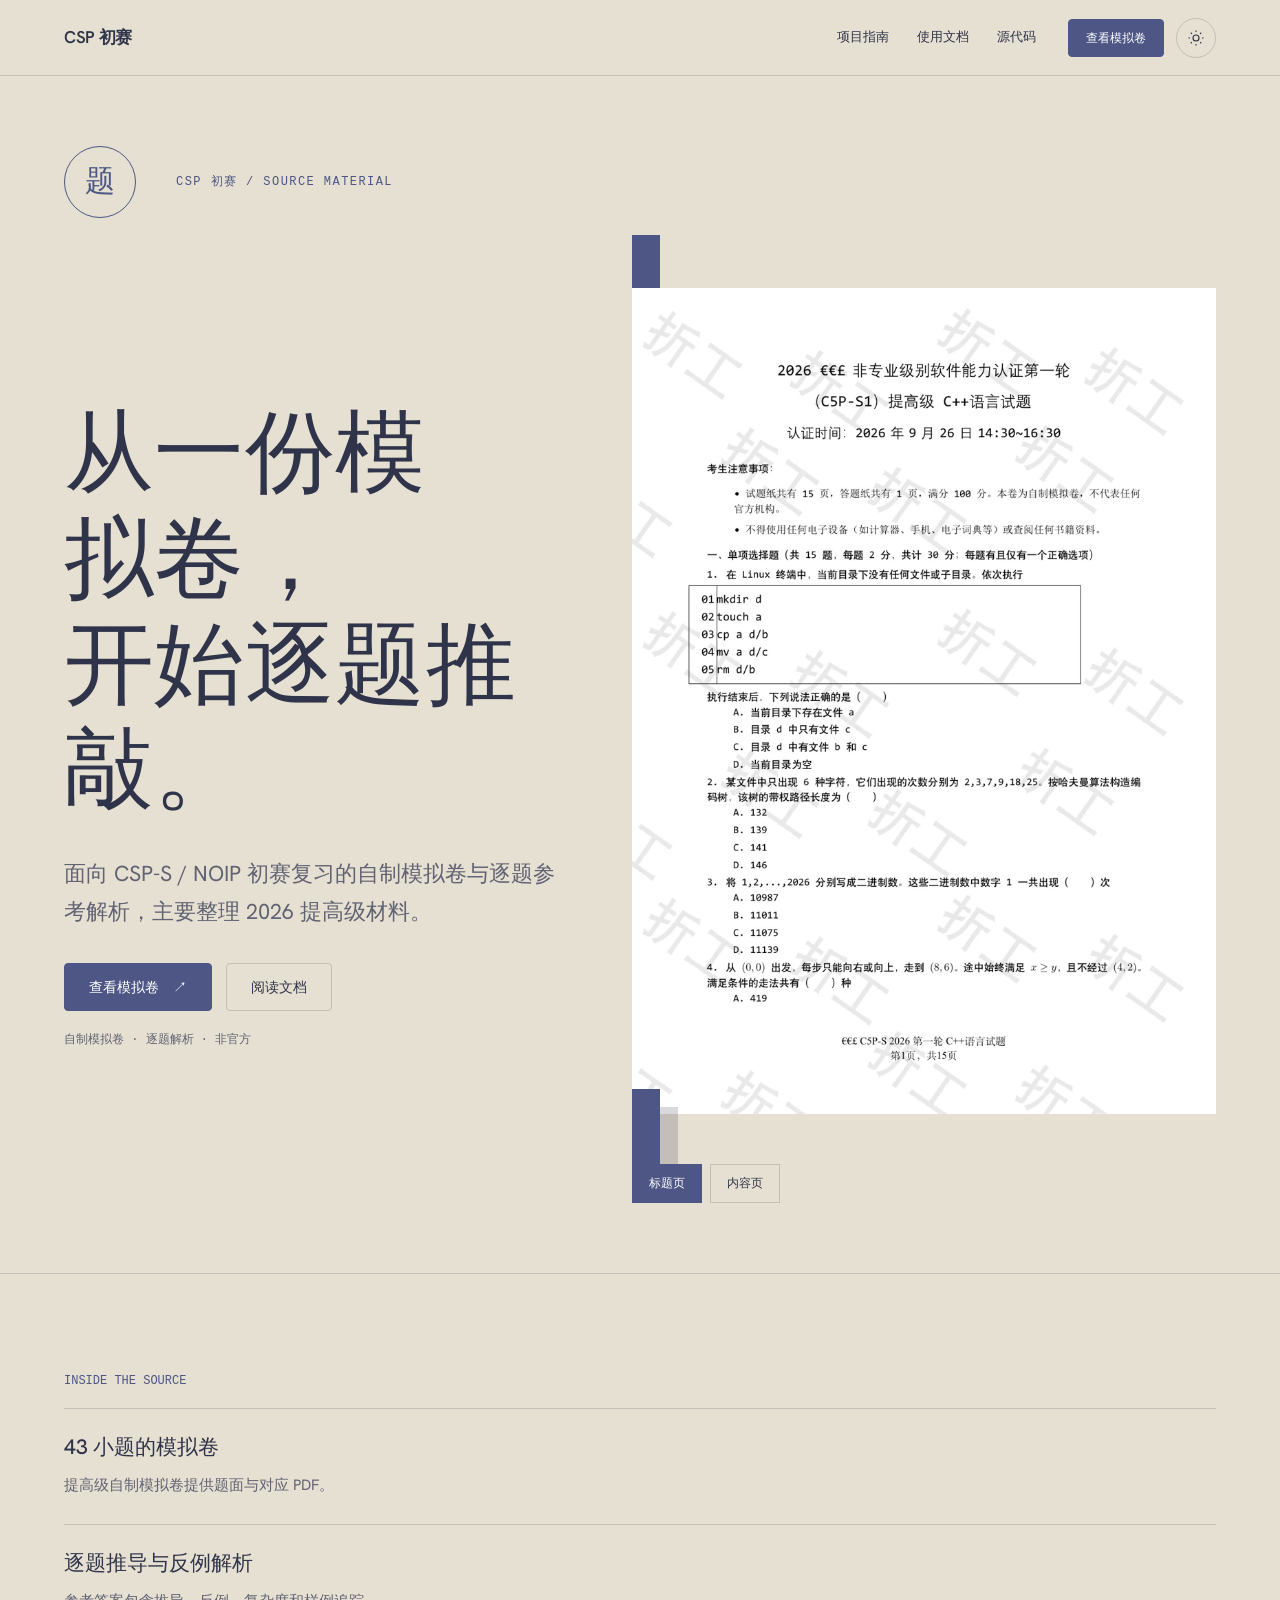
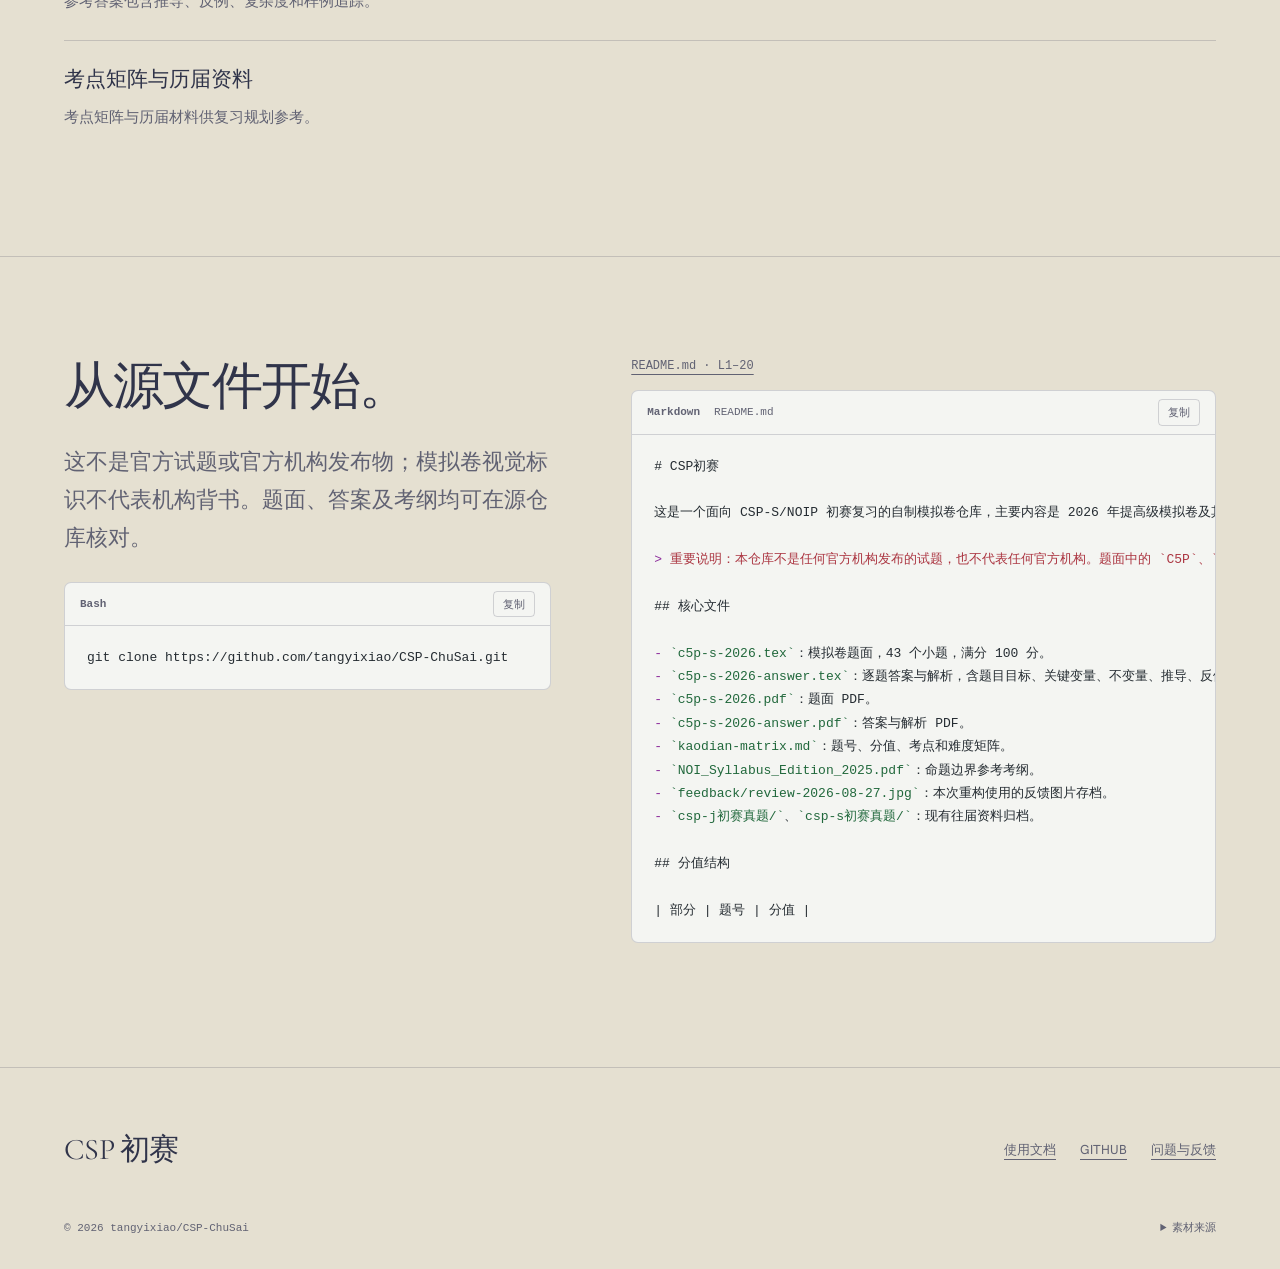
<file: index.html>
<!doctype html><html lang="zh-CN" data-project="CSP-ChuSai" data-family="folio"><head><meta charset="utf-8"><meta name="viewport" content="width=device-width, initial-scale=1"><meta name="description" content="面向 CSP-S / NOIP 初赛复习的自制模拟卷与逐题参考解析，主要整理 2026 提高级材料。"><meta name="color-scheme" content="light dark"><title>CSP 初赛 · 从一份模拟卷， 开始逐题推敲。</title><link rel="stylesheet" href="assets/fonts/fonts.css"><link rel="stylesheet" href="assets/fonts/display.css"><link rel="stylesheet" href="assets/site.css"><link rel="stylesheet" href="assets/docs-v3.css"><link rel="stylesheet" href="assets/polish.css"><style>:root{--font-body:"Hanken Grotesk","PingFang SC","Microsoft YaHei",sans-serif;--font-text:var(--font-body);--model-accent:var(--accent);--font-display:"Cormorant Garamond","Songti SC","SimSun",serif;--font-mono:"Geist Mono","SFMono-Regular",Consolas,monospace}html[data-theme="light"]{--bg:#E5E0D1;--surface:#FAF4E4;--ink:#30344A;--muted:#616273;--accent:#4d5685;--accent-ink:#FFFFFF;--line:color-mix(in srgb,#30344A 19%,transparent);color-scheme:light}html[data-theme="dark"]{--bg:#20202B;--surface:#313143;--ink:#EEE9DD;--muted:#aaa9c1;--accent:#babde4;--accent-ink:#000000;--line:color-mix(in srgb,#EEE9DD 19%,transparent);color-scheme:dark}</style><script src="assets/theme.js"></script><link rel="icon" type="image/svg+xml" href="favicon.svg"></head><body><header class="nav site-nav"><div class="wrap nav-inner"><a class="skip-link" href="#top">跳到正文</a><a class="site-brand" href="index.html">CSP 初赛</a><nav class="site-links" aria-label="项目导航"><a href="project-website/site/index.html">项目指南</a><a href="docs.html">使用文档</a><a href="https://github.com/tangyixiao/CSP-ChuSai">源代码</a></nav><div class="nav-controls"><a class="btn nav-cta" href="https://github.com/tangyixiao/CSP-ChuSai/blob/main/c5p-s-2026.pdf">查看模拟卷</a><button class="site-theme" type="button" data-theme-toggle aria-label="切换深浅色" aria-pressed="false"><svg width="18" height="18" viewBox="0 0 24 24" fill="none" stroke="currentColor" stroke-width="1.5" aria-hidden="true"><circle cx="12" cy="12" r="4"/><path d="M12 2v2m0 16v2M2 12h2m16 0h2M5 5l1.5 1.5m11 11L19 19M5 19l1.5-1.5m11-11L19 5"/></svg></button><button class="site-menu-toggle" data-menu-toggle type="button" aria-label="菜单" aria-expanded="false" aria-controls="site-drawer"><svg width="20" height="20" viewBox="0 0 20 20" fill="none" stroke="currentColor" stroke-width="1.4" aria-hidden="true"><path d="M3 6h14M3 14h14"/></svg></button></div></div><nav class="site-drawer" id="site-drawer" hidden><a href="project-website/site/index.html">项目指南</a><a href="index.html">项目首页</a><a href="docs.html">使用文档</a><a href="https://github.com/tangyixiao/CSP-ChuSai">查看源码</a><p class="drawer-note">CSP 初赛</p></nav></header><main id="top"><article><section class="folio-hero"><div class="wrap"><div class="folio-topline"><span class="folio-seal" aria-hidden="true">题</span><span class="eyebrow">CSP 初赛 / SOURCE MATERIAL</span></div><div class="folio-grid"><div><h1 class="folio-title">从一份模拟卷，<br>开始逐题推敲。</h1><p class="lede" style="margin-top:30px">面向 CSP-S / NOIP 初赛复习的自制模拟卷与逐题参考解析，主要整理 2026 提高级材料。</p><div class="actions"><a class="btn" href="https://github.com/tangyixiao/CSP-ChuSai/blob/main/c5p-s-2026.pdf">查看模拟卷 <span aria-hidden="true">↗</span></a><a class="btn secondary" href="docs.html">阅读文档</a></div><p class="folio-meta">自制模拟卷 · 逐题解析 · 非官方</p></div><div><a class="folio-preview" href="https://github.com/tangyixiao/CSP-ChuSai/blob/918ac921930070bdbafa9e33b625a8ff1e01138a/c5p-s-2026.pdf"><img data-folio-image src="assets/media/product-1.webp" alt="self-authored exam first page"></a><div class="folio-tabs"><button type="button" data-folio-src="assets/media/product-1.webp" data-folio-url="https://github.com/tangyixiao/CSP-ChuSai/blob/918ac921930070bdbafa9e33b625a8ff1e01138a/c5p-s-2026.pdf" data-folio-alt="self-authored exam first page" aria-pressed="true">标题页</button><button type="button" data-folio-src="assets/media/product-2.webp" data-folio-url="https://github.com/tangyixiao/CSP-ChuSai/blob/918ac921930070bdbafa9e33b625a8ff1e01138a/c5p-s-2026-answer.pdf" data-folio-alt="self-authored answers first page" aria-pressed="false">内容页</button></div></div></div></div></section><section class="section top-rule"><div class="wrap"><div><p class="section-number">INSIDE THE SOURCE</p><ul class="caps"><li><h3>43 小题的模拟卷</h3><p>提高级自制模拟卷提供题面与对应 PDF。</p></li><li><h3>逐题推导与反例解析</h3><p>参考答案包含推导、反例、复杂度和样例追踪。</p></li><li><h3>考点矩阵与历届资料</h3><p>考点矩阵与历届材料供复习规划参考。</p></li></ul></div></div></section><section class="section top-rule"><div class="wrap code-layout"><div><h2>从源文件开始。</h2><p class="lede" style="margin-top:26px">这不是官方试题或官方机构发布物；模拟卷视觉标识不代表机构背书。题面、答案及考纲均可在源仓库核对。</p><div class="docs-code" data-code-block><div class="docs-code-toolbar"><span class="docs-code-language">Bash</span><button class="docs-code-copy" type="button" data-copy-code aria-label="复制代码">复制</button><span class="docs-copy-status" role="status" aria-live="polite"></span></div><pre tabindex="0"><code class="highlight language-bash" data-language="bash">git<span class="tok-w"> </span>clone<span class="tok-w"> </span>https://github.com/tangyixiao/CSP-ChuSai.git</code></pre></div></div><div class="source-area" id="source-code"><a class="source-link" href="https://github.com/tangyixiao/CSP-ChuSai/blob/918ac921930070bdbafa9e33b625a8ff1e01138a/README.md#L1-L20">README.md · L1–20</a><div class="docs-code" data-code-block><div class="docs-code-toolbar"><span class="docs-code-language">Markdown</span><span class="docs-code-file">README.md</span><button class="docs-code-copy" type="button" data-copy-code aria-label="复制代码">复制</button><span class="docs-copy-status" role="status" aria-live="polite"></span></div><pre tabindex="0"><code class="highlight language-markdown" data-language="markdown"><span class="tok-gh"># CSP初赛</span>

这是一个面向 CSP-S/NOIP 初赛复习的自制模拟卷仓库，主要内容是 2026 年提高级模拟卷及其参考答案。仓库显示名为“CSP初赛”，GitHub 路径为 <span class="tok-sb">`tangyixiao/CSP-ChuSai`</span>。

<span class="tok-k">&gt; </span><span class="tok-ge">重要说明：本仓库不是任何官方机构发布的试题，也不代表任何官方机构。题面中的 `C5P`、`€€£` 等仅用于自制模拟卷的视觉标识；题目、代码和解析由本仓库重新组织。</span>

<span class="tok-gu">## 核心文件</span>

<span class="tok-k">-</span><span class="tok-w"> </span><span class="tok-sb">`c5p-s-2026.tex`</span>：模拟卷题面，43 个小题，满分 100 分。
<span class="tok-k">-</span><span class="tok-w"> </span><span class="tok-sb">`c5p-s-2026-answer.tex`</span>：逐题答案与解析，含题目目标、关键变量、不变量、推导、反例、复杂度和样例追踪。
<span class="tok-k">-</span><span class="tok-w"> </span><span class="tok-sb">`c5p-s-2026.pdf`</span>：题面 PDF。
<span class="tok-k">-</span><span class="tok-w"> </span><span class="tok-sb">`c5p-s-2026-answer.pdf`</span>：答案与解析 PDF。
<span class="tok-k">-</span><span class="tok-w"> </span><span class="tok-sb">`kaodian-matrix.md`</span>：题号、分值、考点和难度矩阵。
<span class="tok-k">-</span><span class="tok-w"> </span><span class="tok-sb">`NOI_Syllabus_Edition_2025.pdf`</span>：命题边界参考考纲。
<span class="tok-k">-</span><span class="tok-w"> </span><span class="tok-sb">`feedback/review-2026-08-27.jpg`</span>：本次重构使用的反馈图片存档。
<span class="tok-k">-</span><span class="tok-w"> </span><span class="tok-sb">`csp-j初赛真题/`</span>、<span class="tok-sb">`csp-s初赛真题/`</span>：现有往届资料归档。

<span class="tok-gu">## 分值结构</span>

| 部分 | 题号 | 分值 |</code></pre></div></div></div></section></article></main><footer class="site-footer"><div class="wrap"><div class="footer-top"><span class="footer-name">CSP 初赛</span><nav class="footer-links"><a href="docs.html">使用文档</a><a href="https://github.com/tangyixiao/CSP-ChuSai">GITHUB</a><a href="https://github.com/tangyixiao/CSP-ChuSai/issues">问题与反馈</a></nav></div><div class="footer-bottom"><span>© 2026 tangyixiao/CSP-ChuSai</span><details><summary>素材来源</summary><ul><li><a href="https://github.com/tangyixiao/CSP-ChuSai/blob/918ac921930070bdbafa9e33b625a8ff1e01138a/c5p-s-2026.pdf">c5p-s-2026.pdf</a></li><li><a href="https://github.com/tangyixiao/CSP-ChuSai/blob/918ac921930070bdbafa9e33b625a8ff1e01138a/c5p-s-2026-answer.pdf">c5p-s-2026-answer.pdf</a></li></ul></details></div></div></footer><script src="assets/site.js" defer></script><script src="assets/docs-v3.js" defer></script></body></html>
</file>
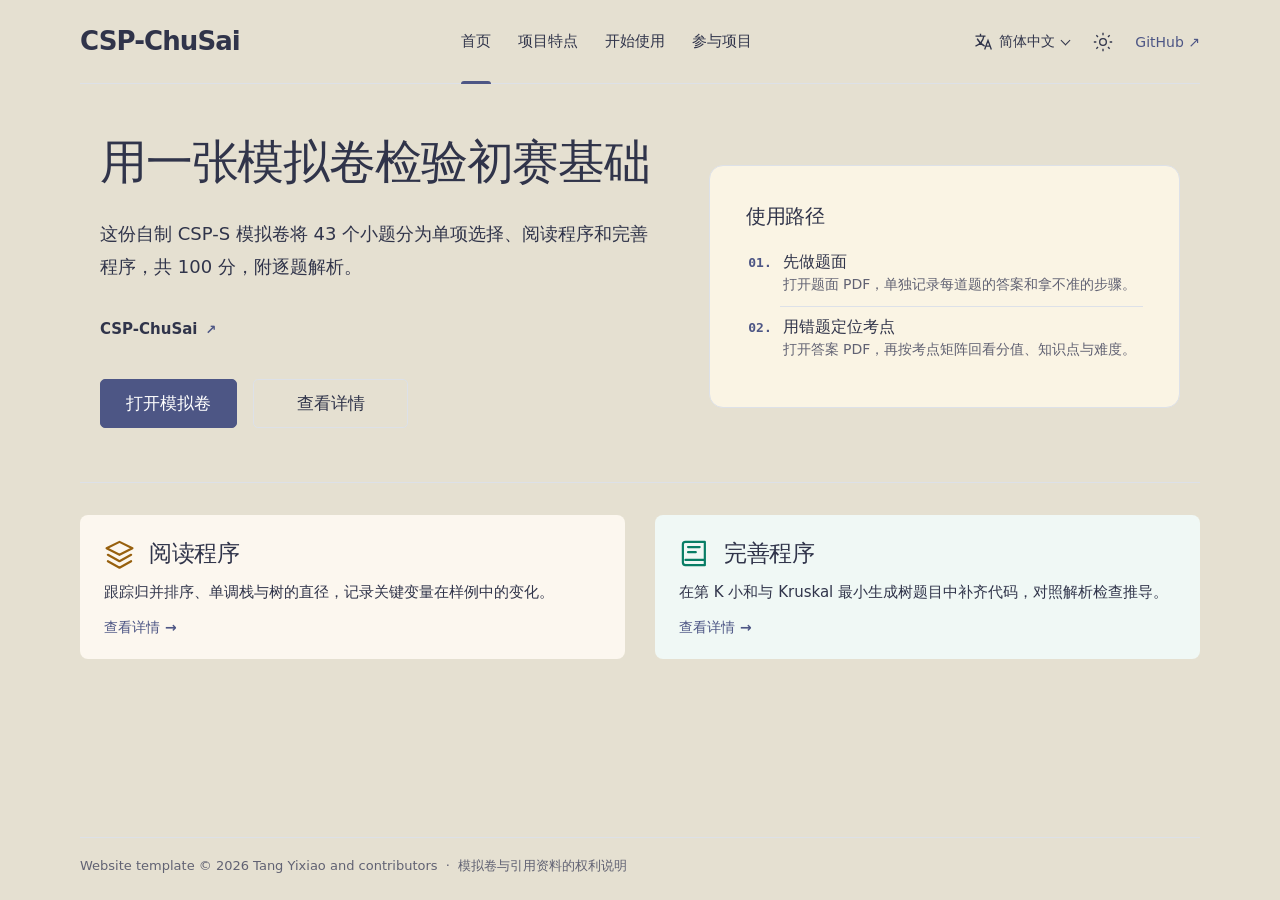
<file: project-website/site/index.html>
<!doctype html>
<html lang="zh-CN" data-locale="zh-CN" data-theme="system" data-default-theme="system" data-site-root="./">
<head>
  <meta charset="utf-8">
  <meta name="viewport" content="width=device-width, initial-scale=1">
  <meta name="generator" content="Project website template">
  <meta name="color-scheme" content="light dark">
  <meta name="description" content="这份自制 CSP-S 模拟卷将 43 个小题分为单项选择、阅读程序和完善程序，共 100 分，附逐题解析。">
  <meta name="theme-color" content="#ffffff" media="(prefers-color-scheme: light)">
  <meta name="theme-color" content="#18191b" media="(prefers-color-scheme: dark)">
  <title>用一张模拟卷检验初赛基础 · CSP-ChuSai</title>
  <link rel="alternate" hreflang="zh-CN" href="./index.html"><link rel="alternate" hreflang="en" href="./en/index.html">
  <link rel="icon" href="./favicon.svg" type="image/svg+xml">
  <script src="./theme-init.js"></script>
  <link rel="stylesheet" href="./style.css">
  <script src="./script.js" defer></script>
</head>
<body class="page-home" id="top">
  <a class="skip-link" href="#main">跳转到主要内容</a>
  <header class="site-header wrap">
    <a class="brand" href="./index.html">CSP-ChuSai</a>
    <nav class="main-nav" id="main-nav" aria-label="主导航"><a href="./index.html" aria-current="page">首页</a><a href="./features.html">项目特点</a><a href="./download.html">开始使用</a><a href="./community.html">参与项目</a></nav>
    <div class="header-tools">
      <details class="language-picker picker">
        <summary aria-label="选择语言"><svg viewBox="0 0 24 24" fill="none" stroke="currentColor" stroke-width="1.6" aria-hidden="true"><path d="M3 5h12M9 2v3m4 0c-1 6-5 10-10 12m2-9c2 4 5 7 9 9m0 4 4-11 4 11m-6-4h4"/></svg><span class="language-current">简体中文</span></summary>
        <nav class="picker-menu" aria-label="选择语言"><a href="./index.html" lang="zh-CN" hreflang="zh-CN" aria-current="true">简体中文</a><a href="./en/index.html" lang="en" hreflang="en">English</a></nav>
      </details>
      <details class="theme-picker picker" hidden>
        <summary aria-label="选择主题"><svg class="theme-sun" viewBox="0 0 24 24" fill="none" stroke="currentColor" stroke-width="1.6" aria-hidden="true"><circle cx="12" cy="12" r="4"/><path d="M12 1v3m0 16v3M1 12h3m16 0h3M4 4l2 2m12 12 2 2M4 20l2-2M18 6l2-2"/></svg><svg class="theme-moon" viewBox="0 0 24 24" fill="none" stroke="currentColor" stroke-width="1.6" aria-hidden="true"><path d="M20.5 14A9 9 0 0 1 10 3.5 9 9 0 1 0 20.5 14Z"/></svg><span class="theme-current">跟随系统</span></summary>
        <div class="picker-menu"><button type="button" data-theme-choice="light" aria-pressed="false"><svg class="" viewBox="0 0 24 24" fill="none" stroke="currentColor" stroke-width="1.7" stroke-linecap="round" stroke-linejoin="round" aria-hidden="true"><circle cx="12" cy="12" r="4"/><path d="M12 1v3m0 16v3M1 12h3m16 0h3M4 4l2 2m12 12 2 2M4 20l2-2M18 6l2-2"/></svg><span>浅色</span></button><button type="button" data-theme-choice="dark" aria-pressed="false"><svg class="" viewBox="0 0 24 24" fill="none" stroke="currentColor" stroke-width="1.7" stroke-linecap="round" stroke-linejoin="round" aria-hidden="true"><path d="M20.5 14A9 9 0 0 1 10 3.5 9 9 0 1 0 20.5 14Z"/></svg><span>深色</span></button><button type="button" data-theme-choice="system" aria-pressed="false"><svg class="" viewBox="0 0 24 24" fill="none" stroke="currentColor" stroke-width="1.7" stroke-linecap="round" stroke-linejoin="round" aria-hidden="true"><rect x="2" y="3" width="20" height="14" rx="2"/><path d="M12 17v4m-5 0h10"/></svg><span>跟随系统</span></button></div>
      </details>
      <a class="repository-link" href="https://github.com/tangyixiao/CSP-ChuSai">GitHub <span aria-hidden="true">↗</span></a>
      <button class="menu-toggle" type="button" aria-label="打开导航" data-open-label="打开导航" data-close-label="关闭导航" aria-expanded="false" aria-controls="main-nav" hidden><svg viewBox="0 0 24 24" fill="none" stroke="currentColor" stroke-width="1.8" aria-hidden="true"><path d="M3 6h18M3 12h18M3 18h18"/></svg></button>
    </div>
  </header>
  <main id="main" class="wrap"><section class="hero" aria-labelledby="hero-title"><div class="hero-copy"><h1 id="hero-title">用一张模拟卷检验初赛基础</h1><div class="hero-description"><p>这份自制 CSP-S 模拟卷将 43 个小题分为单项选择、阅读程序和完善程序，共 100 分，附逐题解析。</p></div><nav class="platforms" aria-label="支持的平台"><a class="platform-link" href="https://tangyixiao.github.io/CSP-ChuSai/"><span>CSP-ChuSai</span><span class="platform-arrow" aria-hidden="true">↗</span></a></nav><div class="hero-actions"><a class="button button-primary" href="https://github.com/tangyixiao/CSP-ChuSai/blob/main/c5p-s-2026.pdf">打开模拟卷</a><a class="button button-secondary" href="./features.html">查看详情</a></div></div><figure class="product-preview"><div class="guide-card"><h2>使用路径</h2><ol><li><a href="./download.html#instructions"><strong>先做题面</strong><span>打开题面 PDF，单独记录每道题的答案和拿不准的步骤。</span></a></li><li><a href="./download.html#instructions"><strong>用错题定位考点</strong><span>打开答案 PDF，再按考点矩阵回看分值、知识点与难度。</span></a></li></ol></div></figure></section><section class="home-features section-rule" aria-label="项目特点"><div class="feature-teasers"><article class="feature-teaser teaser-code"><header><svg class="" viewBox="0 0 24 24" fill="none" stroke="currentColor" stroke-width="1.7" stroke-linecap="round" stroke-linejoin="round" aria-hidden="true"><path d="m12 3 10 5-10 5L2 8l10-5Zm-9 10 9 5 9-5M3 18l9 5 9-5"/></svg><h2>阅读程序</h2></header><p>跟踪归并排序、单调栈与树的直径，记录关键变量在样例中的变化。</p><a class="feature-more" href="./features.html">查看详情 <span aria-hidden="true">→</span></a></article><article class="feature-teaser teaser-training"><header><svg class="" viewBox="0 0 24 24" fill="none" stroke="currentColor" stroke-width="1.7" stroke-linecap="round" stroke-linejoin="round" aria-hidden="true"><path d="M5 3h15v18H5a2 2 0 0 1-2-2V5a2 2 0 0 1 2-2Zm0 14h15M7 7h9M7 11h6"/></svg><h2>完善程序</h2></header><p>在第 K 小和与 Kruskal 最小生成树题目中补齐代码，对照解析检查推导。</p><a class="feature-more" href="./features.html">查看详情 <span aria-hidden="true">→</span></a></article></div></section></main>
  <footer class="site-footer wrap"><p>Website template © 2026 Tang Yixiao and contributors <span aria-hidden="true">·</span> <a href="https://github.com/tangyixiao/CSP-ChuSai/blob/main/NOTICE.md">模拟卷与引用资料的权利说明</a></p></footer>
</body>
</html>
</file>
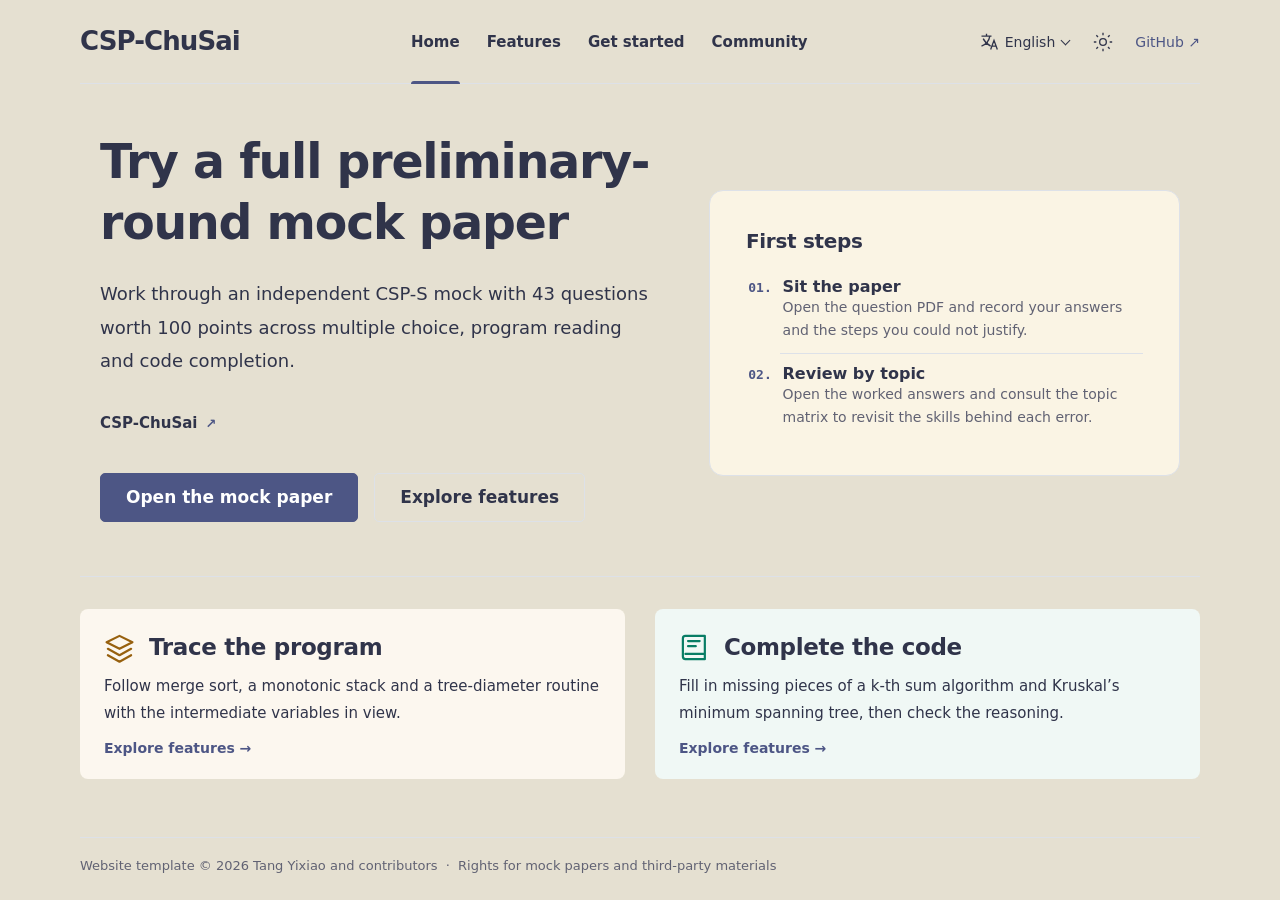
<file: project-website/site/en/index.html>
<!doctype html>
<html lang="en" data-locale="en" data-theme="system" data-default-theme="system" data-site-root="../">
<head>
  <meta charset="utf-8">
  <meta name="viewport" content="width=device-width, initial-scale=1">
  <meta name="generator" content="Project website template">
  <meta name="color-scheme" content="light dark">
  <meta name="description" content="Work through an independent CSP-S mock with 43 questions worth 100 points across multiple choice, program reading and code completion.">
  <meta name="theme-color" content="#ffffff" media="(prefers-color-scheme: light)">
  <meta name="theme-color" content="#18191b" media="(prefers-color-scheme: dark)">
  <title>Try a full preliminary-round mock paper · CSP-ChuSai</title>
  <link rel="alternate" hreflang="zh-CN" href="../index.html"><link rel="alternate" hreflang="en" href="../en/index.html">
  <link rel="icon" href="../favicon.svg" type="image/svg+xml">
  <script src="../theme-init.js"></script>
  <link rel="stylesheet" href="../style.css">
  <script src="../script.js" defer></script>
</head>
<body class="page-home" id="top">
  <a class="skip-link" href="#main">Skip to main content</a>
  <header class="site-header wrap">
    <a class="brand" href="./index.html">CSP-ChuSai</a>
    <nav class="main-nav" id="main-nav" aria-label="Main navigation"><a href="./index.html" aria-current="page">Home</a><a href="./features.html">Features</a><a href="./download.html">Get started</a><a href="./community.html">Community</a></nav>
    <div class="header-tools">
      <details class="language-picker picker">
        <summary aria-label="Choose language"><svg viewBox="0 0 24 24" fill="none" stroke="currentColor" stroke-width="1.6" aria-hidden="true"><path d="M3 5h12M9 2v3m4 0c-1 6-5 10-10 12m2-9c2 4 5 7 9 9m0 4 4-11 4 11m-6-4h4"/></svg><span class="language-current">English</span></summary>
        <nav class="picker-menu" aria-label="Choose language"><a href="../index.html" lang="zh-CN" hreflang="zh-CN">简体中文</a><a href="../en/index.html" lang="en" hreflang="en" aria-current="true">English</a></nav>
      </details>
      <details class="theme-picker picker" hidden>
        <summary aria-label="Choose theme"><svg class="theme-sun" viewBox="0 0 24 24" fill="none" stroke="currentColor" stroke-width="1.6" aria-hidden="true"><circle cx="12" cy="12" r="4"/><path d="M12 1v3m0 16v3M1 12h3m16 0h3M4 4l2 2m12 12 2 2M4 20l2-2M18 6l2-2"/></svg><svg class="theme-moon" viewBox="0 0 24 24" fill="none" stroke="currentColor" stroke-width="1.6" aria-hidden="true"><path d="M20.5 14A9 9 0 0 1 10 3.5 9 9 0 1 0 20.5 14Z"/></svg><span class="theme-current">System</span></summary>
        <div class="picker-menu"><button type="button" data-theme-choice="light" aria-pressed="false"><svg class="" viewBox="0 0 24 24" fill="none" stroke="currentColor" stroke-width="1.7" stroke-linecap="round" stroke-linejoin="round" aria-hidden="true"><circle cx="12" cy="12" r="4"/><path d="M12 1v3m0 16v3M1 12h3m16 0h3M4 4l2 2m12 12 2 2M4 20l2-2M18 6l2-2"/></svg><span>Light</span></button><button type="button" data-theme-choice="dark" aria-pressed="false"><svg class="" viewBox="0 0 24 24" fill="none" stroke="currentColor" stroke-width="1.7" stroke-linecap="round" stroke-linejoin="round" aria-hidden="true"><path d="M20.5 14A9 9 0 0 1 10 3.5 9 9 0 1 0 20.5 14Z"/></svg><span>Dark</span></button><button type="button" data-theme-choice="system" aria-pressed="false"><svg class="" viewBox="0 0 24 24" fill="none" stroke="currentColor" stroke-width="1.7" stroke-linecap="round" stroke-linejoin="round" aria-hidden="true"><rect x="2" y="3" width="20" height="14" rx="2"/><path d="M12 17v4m-5 0h10"/></svg><span>System</span></button></div>
      </details>
      <a class="repository-link" href="https://github.com/tangyixiao/CSP-ChuSai">GitHub <span aria-hidden="true">↗</span></a>
      <button class="menu-toggle" type="button" aria-label="Open navigation" data-open-label="Open navigation" data-close-label="Close navigation" aria-expanded="false" aria-controls="main-nav" hidden><svg viewBox="0 0 24 24" fill="none" stroke="currentColor" stroke-width="1.8" aria-hidden="true"><path d="M3 6h18M3 12h18M3 18h18"/></svg></button>
    </div>
  </header>
  <main id="main" class="wrap"><section class="hero" aria-labelledby="hero-title"><div class="hero-copy"><h1 id="hero-title">Try a full preliminary-round mock paper</h1><div class="hero-description"><p>Work through an independent CSP-S mock with 43 questions worth 100 points across multiple choice, program reading and code completion.</p></div><nav class="platforms" aria-label="Supported platforms"><a class="platform-link" href="https://tangyixiao.github.io/CSP-ChuSai/"><span>CSP-ChuSai</span><span class="platform-arrow" aria-hidden="true">↗</span></a></nav><div class="hero-actions"><a class="button button-primary" href="https://github.com/tangyixiao/CSP-ChuSai/blob/main/c5p-s-2026.pdf">Open the mock paper</a><a class="button button-secondary" href="./features.html">Explore features</a></div></div><figure class="product-preview"><div class="guide-card"><h2>First steps</h2><ol><li><a href="./download.html#instructions"><strong>Sit the paper</strong><span>Open the question PDF and record your answers and the steps you could not justify.</span></a></li><li><a href="./download.html#instructions"><strong>Review by topic</strong><span>Open the worked answers and consult the topic matrix to revisit the skills behind each error.</span></a></li></ol></div></figure></section><section class="home-features section-rule" aria-label="Features"><div class="feature-teasers"><article class="feature-teaser teaser-code"><header><svg class="" viewBox="0 0 24 24" fill="none" stroke="currentColor" stroke-width="1.7" stroke-linecap="round" stroke-linejoin="round" aria-hidden="true"><path d="m12 3 10 5-10 5L2 8l10-5Zm-9 10 9 5 9-5M3 18l9 5 9-5"/></svg><h2>Trace the program</h2></header><p>Follow merge sort, a monotonic stack and a tree-diameter routine with the intermediate variables in view.</p><a class="feature-more" href="./features.html">Explore features <span aria-hidden="true">→</span></a></article><article class="feature-teaser teaser-training"><header><svg class="" viewBox="0 0 24 24" fill="none" stroke="currentColor" stroke-width="1.7" stroke-linecap="round" stroke-linejoin="round" aria-hidden="true"><path d="M5 3h15v18H5a2 2 0 0 1-2-2V5a2 2 0 0 1 2-2Zm0 14h15M7 7h9M7 11h6"/></svg><h2>Complete the code</h2></header><p>Fill in missing pieces of a k-th sum algorithm and Kruskal’s minimum spanning tree, then check the reasoning.</p><a class="feature-more" href="./features.html">Explore features <span aria-hidden="true">→</span></a></article></div></section></main>
  <footer class="site-footer wrap"><p>Website template © 2026 Tang Yixiao and contributors <span aria-hidden="true">·</span> <a href="https://github.com/tangyixiao/CSP-ChuSai/blob/main/NOTICE.md">Rights for mock papers and third-party materials</a></p></footer>
</body>
</html>
</file>
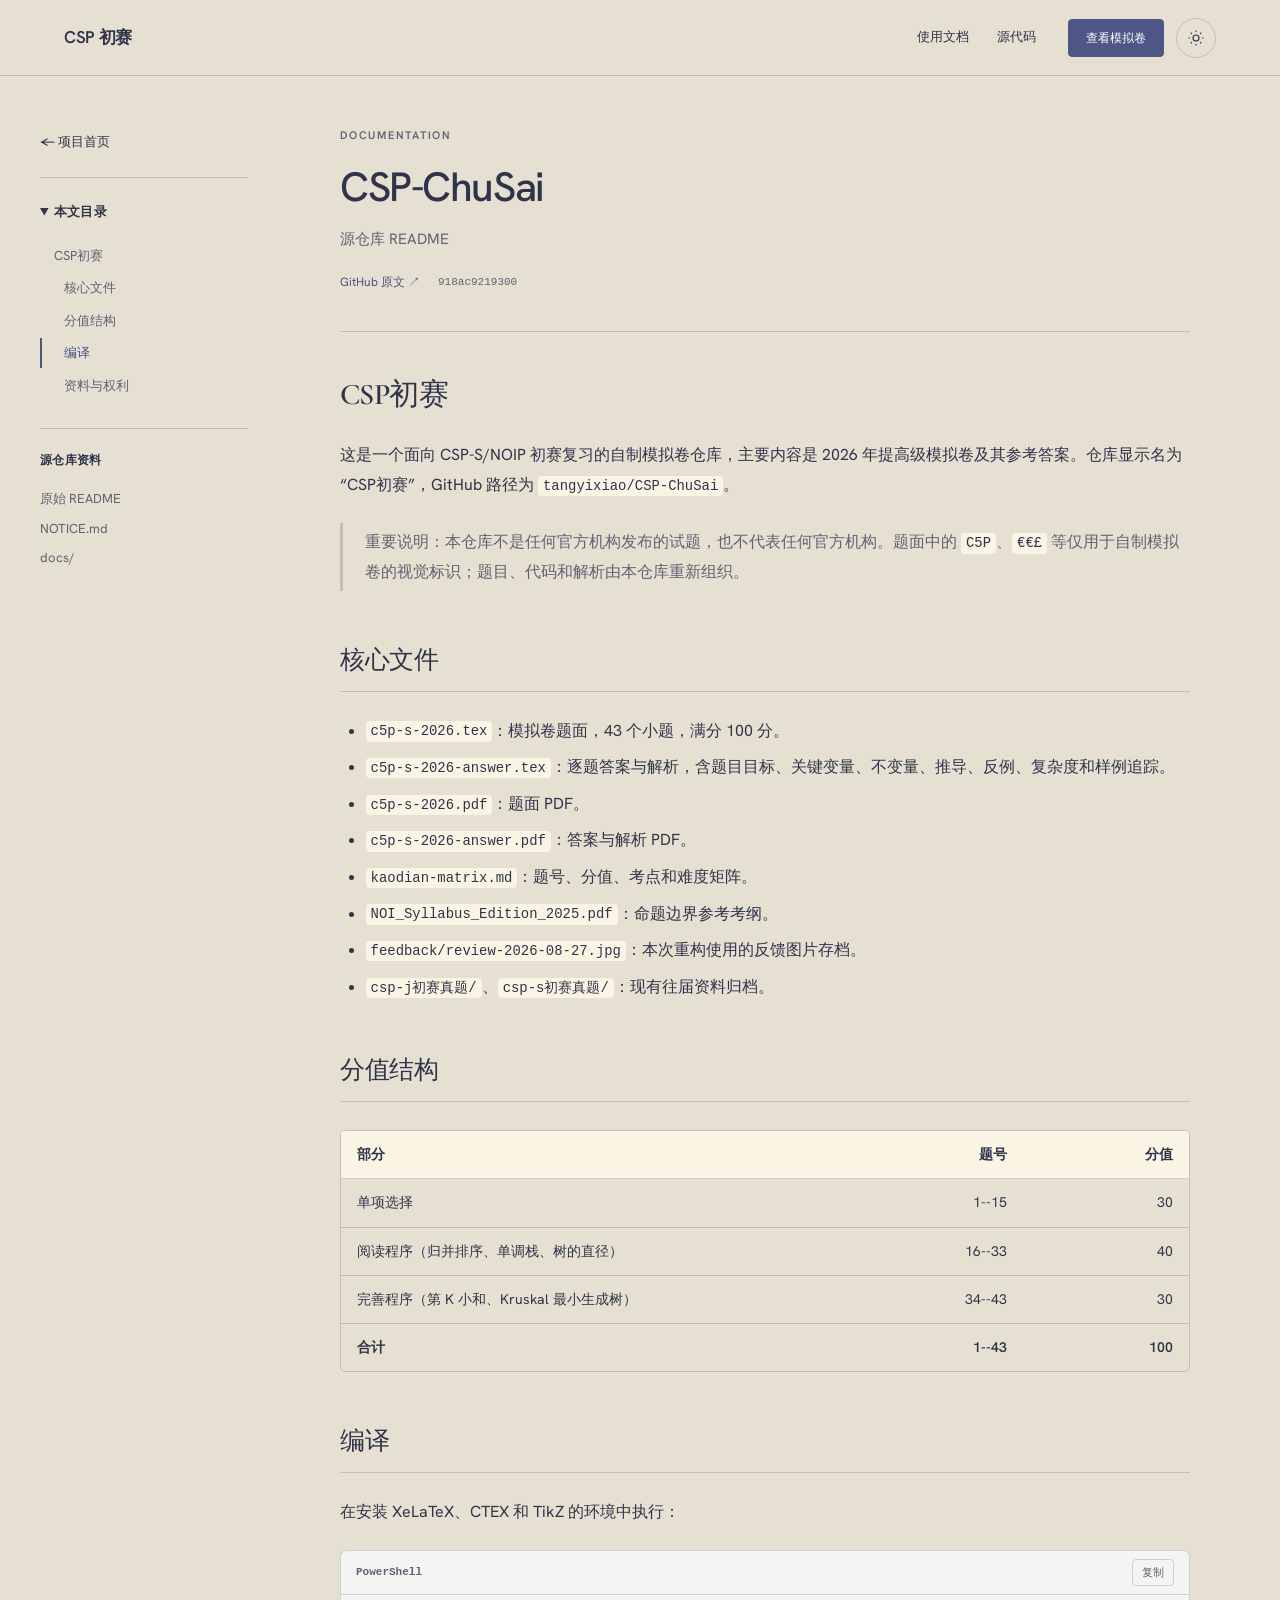
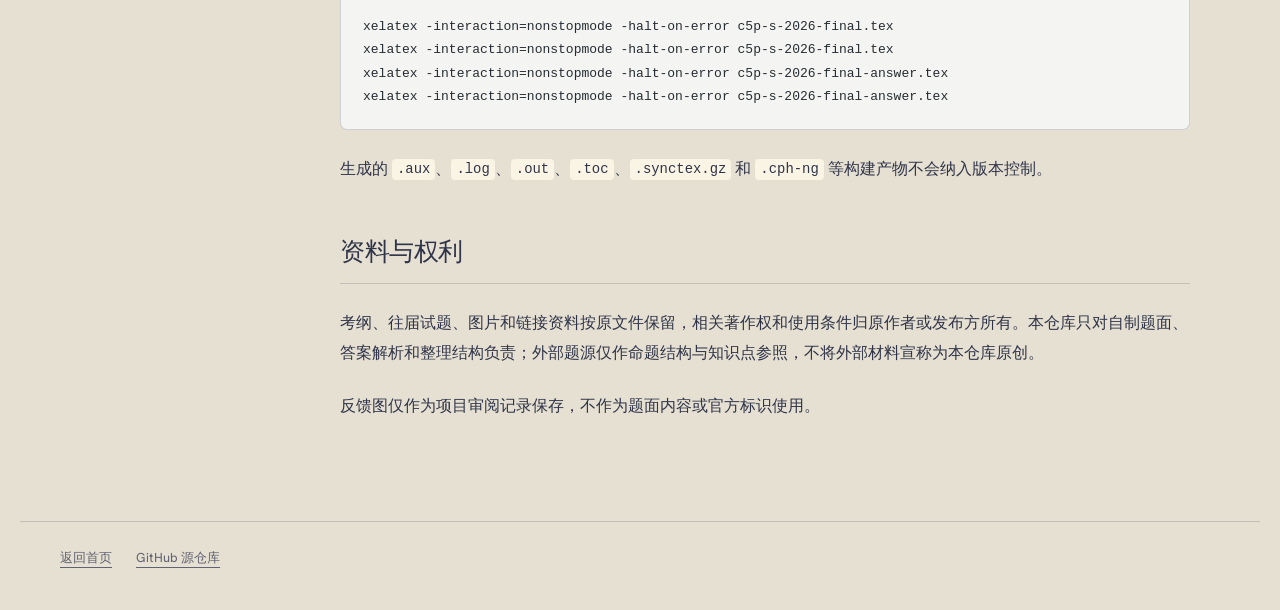
<file: docs.html>
<!doctype html><html lang="zh-CN" data-docs="v3" data-project="CSP-ChuSai"><head>
<meta charset="utf-8"><meta name="viewport" content="width=device-width,initial-scale=1">
<title>CSP-ChuSai · 文档</title><link rel="stylesheet" href="assets/fonts/fonts.css"><link rel="stylesheet" href="assets/fonts/display.css"><link rel="stylesheet" href="assets/site.css"><link rel="stylesheet" href="assets/docs-v3.css"><link rel="stylesheet" href="assets/polish.css"><style>:root{--font-body:"Hanken Grotesk","PingFang SC","Microsoft YaHei",sans-serif;--font-text:var(--font-body);--model-accent:var(--accent);--font-display:"Cormorant Garamond","Songti SC","SimSun",serif;--font-mono:"Geist Mono","SFMono-Regular",Consolas,monospace}html[data-theme="light"]{--bg:#E5E0D1;--surface:#FAF4E4;--ink:#30344A;--muted:#616273;--accent:#4d5685;--accent-ink:#FFFFFF;--line:color-mix(in srgb,#30344A 19%,transparent);color-scheme:light}html[data-theme="dark"]{--bg:#20202B;--surface:#313143;--ink:#EEE9DD;--muted:#aaa9c1;--accent:#babde4;--accent-ink:#000000;--line:color-mix(in srgb,#EEE9DD 19%,transparent);color-scheme:dark}</style><script src="assets/theme.js"></script><link rel="stylesheet" href="assets/docs-v3.css"></head>
<body class="docs-page"><header class="nav site-nav"><div class="wrap nav-inner"><a class="skip-link" href="#docs-content">跳到正文</a><a class="site-brand" href="index.html">CSP 初赛</a><nav class="site-links" aria-label="项目导航"><a href="docs.html">使用文档</a><a href="https://github.com/tangyixiao/CSP-ChuSai">源代码</a></nav><div class="nav-controls"><a class="btn nav-cta" href="https://github.com/tangyixiao/CSP-ChuSai/blob/main/c5p-s-2026.pdf">查看模拟卷</a><button class="site-theme" type="button" data-theme-toggle aria-label="切换深浅色" aria-pressed="false"><svg width="18" height="18" viewBox="0 0 24 24" fill="none" stroke="currentColor" stroke-width="1.5" aria-hidden="true"><circle cx="12" cy="12" r="4"/><path d="M12 2v2m0 16v2M2 12h2m16 0h2M5 5l1.5 1.5m11 11L19 19M5 19l1.5-1.5m11-11L19 5"/></svg></button><button class="site-menu-toggle" data-menu-toggle type="button" aria-label="菜单" aria-expanded="false" aria-controls="site-drawer"><svg width="20" height="20" viewBox="0 0 20 20" fill="none" stroke="currentColor" stroke-width="1.4" aria-hidden="true"><path d="M3 6h14M3 14h14"/></svg></button></div></div><nav class="site-drawer" id="site-drawer" hidden><a href="index.html">项目首页</a><a href="docs.html">使用文档</a><a href="https://github.com/tangyixiao/CSP-ChuSai">查看源码</a><p class="drawer-note">CSP 初赛</p></nav></header><div class="docs-shell" id="top">
<aside class="docs-sidebar"><a class="docs-back" href="index.html">← 项目首页</a>
<details class="docs-toc" open><summary>本文目录</summary><nav aria-label="文档目录"><ol><li class="docs-level-1"><a href="#csp初赛">CSP初赛</a></li><li class="docs-level-2"><a href="#核心文件">核心文件</a></li><li class="docs-level-2"><a href="#分值结构">分值结构</a></li><li class="docs-level-2"><a href="#编译">编译</a></li><li class="docs-level-2"><a href="#资料与权利">资料与权利</a></li></ol></nav></details>
<div class="docs-resources"><h2>源仓库资料</h2><ul><li><a href="https://github.com/tangyixiao/CSP-ChuSai/blob/918ac921930070bdbafa9e33b625a8ff1e01138a/README.md">原始 README</a></li><li><a href="https://github.com/tangyixiao/CSP-ChuSai/blob/918ac921930070bdbafa9e33b625a8ff1e01138a/NOTICE.md">NOTICE.md</a></li><li><a href="https://github.com/tangyixiao/CSP-ChuSai/tree/918ac921930070bdbafa9e33b625a8ff1e01138a/docs">docs/</a></li></ul></div></aside>
<main class="docs-main"><header class="docs-intro"><p class="docs-eyebrow">DOCUMENTATION</p>
<h1>CSP-ChuSai</h1><p>源仓库 README</p><div class="docs-source"><a href="https://github.com/tangyixiao/CSP-ChuSai/blob/918ac921930070bdbafa9e33b625a8ff1e01138a/README.md">GitHub 原文 ↗</a><code>918ac9219300</code></div></header>
<article class="docs-markdown" id="docs-content" tabindex="-1"><h1 id="csp初赛">CSP初赛<a class="docs-heading-anchor" href="#csp初赛" aria-label="此标题的固定链接">#</a></h1>
<p>这是一个面向 CSP-S/NOIP 初赛复习的自制模拟卷仓库，主要内容是 2026 年提高级模拟卷及其参考答案。仓库显示名为“CSP初赛”，GitHub 路径为 <code>tangyixiao/CSP-ChuSai</code>。</p>
<blockquote>
<p>重要说明：本仓库不是任何官方机构发布的试题，也不代表任何官方机构。题面中的 <code>C5P</code>、<code>€€£</code> 等仅用于自制模拟卷的视觉标识；题目、代码和解析由本仓库重新组织。</p>
</blockquote>
<h2 id="核心文件">核心文件<a class="docs-heading-anchor" href="#核心文件" aria-label="此标题的固定链接">#</a></h2>
<ul>
<li><code>c5p-s-2026.tex</code>：模拟卷题面，43 个小题，满分 100 分。</li>
<li><code>c5p-s-2026-answer.tex</code>：逐题答案与解析，含题目目标、关键变量、不变量、推导、反例、复杂度和样例追踪。</li>
<li><code>c5p-s-2026.pdf</code>：题面 PDF。</li>
<li><code>c5p-s-2026-answer.pdf</code>：答案与解析 PDF。</li>
<li><code>kaodian-matrix.md</code>：题号、分值、考点和难度矩阵。</li>
<li><code>NOI_Syllabus_Edition_2025.pdf</code>：命题边界参考考纲。</li>
<li><code>feedback/review-2026-08-27.jpg</code>：本次重构使用的反馈图片存档。</li>
<li><code>csp-j初赛真题/</code>、<code>csp-s初赛真题/</code>：现有往届资料归档。</li>
</ul>
<h2 id="分值结构">分值结构<a class="docs-heading-anchor" href="#分值结构" aria-label="此标题的固定链接">#</a></h2>
<div class="docs-table-wrap" role="region" aria-label="表格，可横向滚动" tabindex="0"><table>
<thead>
<tr>
<th>部分</th>
<th style="text-align:right">题号</th>
<th style="text-align:right">分值</th>
</tr>
</thead>
<tbody>
<tr>
<td>单项选择</td>
<td style="text-align:right">1--15</td>
<td style="text-align:right">30</td>
</tr>
<tr>
<td>阅读程序（归并排序、单调栈、树的直径）</td>
<td style="text-align:right">16--33</td>
<td style="text-align:right">40</td>
</tr>
<tr>
<td>完善程序（第 K 小和、Kruskal 最小生成树）</td>
<td style="text-align:right">34--43</td>
<td style="text-align:right">30</td>
</tr>
<tr>
<td><strong>合计</strong></td>
<td style="text-align:right"><strong>1--43</strong></td>
<td style="text-align:right"><strong>100</strong></td>
</tr>
</tbody>
</table></div>
<h2 id="编译">编译<a class="docs-heading-anchor" href="#编译" aria-label="此标题的固定链接">#</a></h2>
<p>在安装 XeLaTeX、CTEX 和 TikZ 的环境中执行：</p>
<div class="docs-code" data-code-block><div class="docs-code-toolbar"><span class="docs-code-language">PowerShell</span><button class="docs-code-copy" type="button" data-copy-code aria-label="复制代码">复制</button><span class="docs-copy-status" role="status" aria-live="polite"></span></div><pre tabindex="0"><code class="highlight language-powershell" data-language="powershell"><span class="tok-n">xelatex</span> <span class="tok-n">-interaction</span><span class="tok-p">=</span><span class="tok-n">nonstopmode</span> <span class="tok-n">-halt-on-error</span> <span class="tok-n">c5p-s</span><span class="tok-p">-</span><span class="tok-n">2026-final</span><span class="tok-p">.</span><span class="tok-n">tex</span>
<span class="tok-n">xelatex</span> <span class="tok-n">-interaction</span><span class="tok-p">=</span><span class="tok-n">nonstopmode</span> <span class="tok-n">-halt-on-error</span> <span class="tok-n">c5p-s</span><span class="tok-p">-</span><span class="tok-n">2026-final</span><span class="tok-p">.</span><span class="tok-n">tex</span>
<span class="tok-n">xelatex</span> <span class="tok-n">-interaction</span><span class="tok-p">=</span><span class="tok-n">nonstopmode</span> <span class="tok-n">-halt-on-error</span> <span class="tok-n">c5p-s</span><span class="tok-p">-</span><span class="tok-n">2026-final-answer</span><span class="tok-p">.</span><span class="tok-n">tex</span>
<span class="tok-n">xelatex</span> <span class="tok-n">-interaction</span><span class="tok-p">=</span><span class="tok-n">nonstopmode</span> <span class="tok-n">-halt-on-error</span> <span class="tok-n">c5p-s</span><span class="tok-p">-</span><span class="tok-n">2026-final-answer</span><span class="tok-p">.</span><span class="tok-n">tex</span>
</code></pre></div><p>生成的 <code>.aux</code>、<code>.log</code>、<code>.out</code>、<code>.toc</code>、<code>.synctex.gz</code> 和 <code>.cph-ng</code> 等构建产物不会纳入版本控制。</p>
<h2 id="资料与权利">资料与权利<a class="docs-heading-anchor" href="#资料与权利" aria-label="此标题的固定链接">#</a></h2>
<p>考纲、往届试题、图片和链接资料按原文件保留，相关著作权和使用条件归原作者或发布方所有。本仓库只对自制题面、答案解析和整理结构负责；外部题源仅作命题结构与知识点参照，不将外部材料宣称为本仓库原创。</p>
<p>反馈图仅作为项目审阅记录保存，不作为题面内容或官方标识使用。</p>
</article>
</main></div><footer class="docs-footer"><a href="index.html">返回首页</a><a href="https://github.com/tangyixiao/CSP-ChuSai">GitHub 源仓库</a></footer><script src="assets/docs-v3.js" defer></script><script src="assets/site.js" defer></script></body></html>
</file>
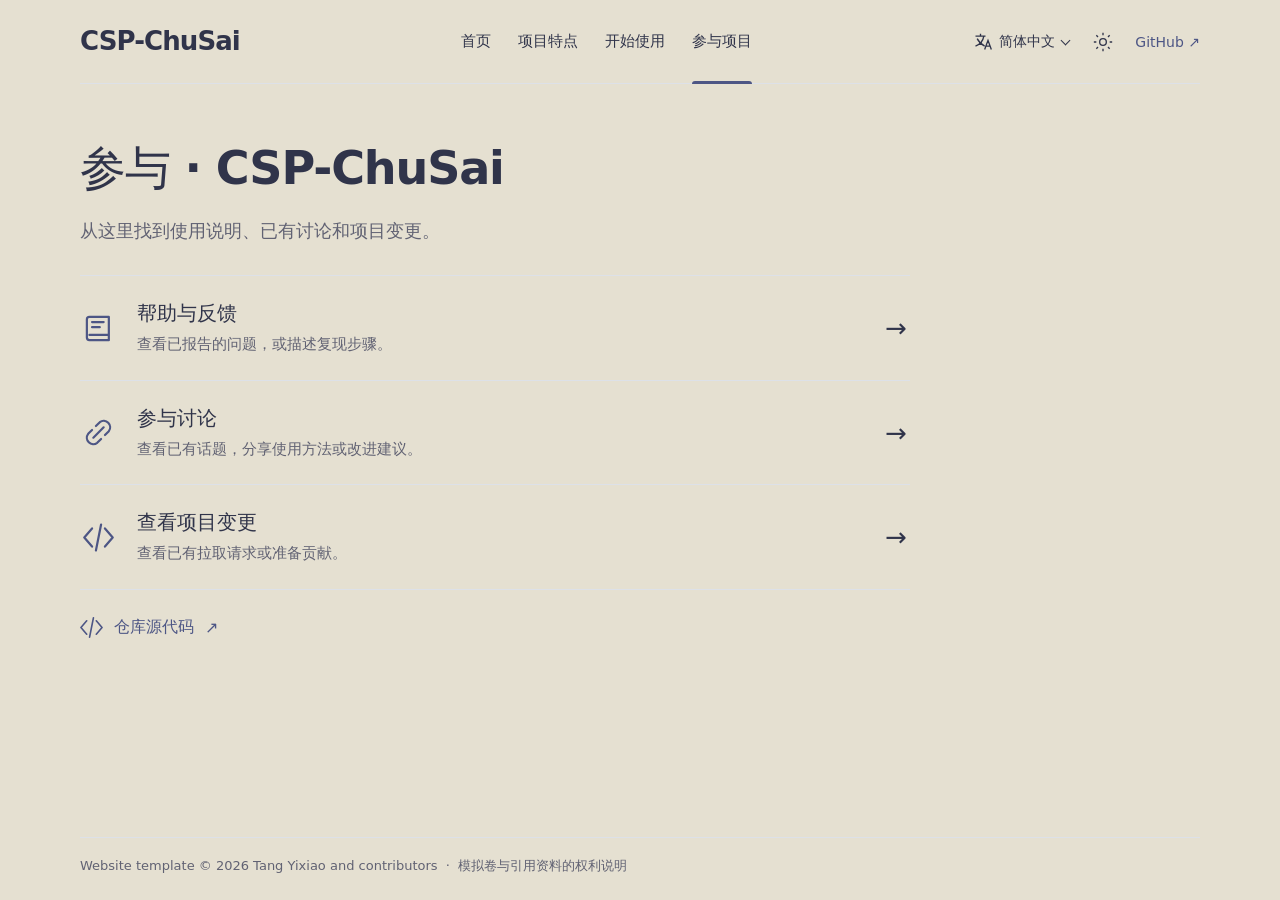
<file: project-website/site/community.html>
<!doctype html>
<html lang="zh-CN" data-locale="zh-CN" data-theme="system" data-default-theme="system" data-site-root="./">
<head>
  <meta charset="utf-8">
  <meta name="viewport" content="width=device-width, initial-scale=1">
  <meta name="generator" content="Project website template">
  <meta name="color-scheme" content="light dark">
  <meta name="description" content="从这里找到使用说明、已有讨论和项目变更。">
  <meta name="theme-color" content="#ffffff" media="(prefers-color-scheme: light)">
  <meta name="theme-color" content="#18191b" media="(prefers-color-scheme: dark)">
  <title>参与项目 · CSP-ChuSai</title>
  <link rel="alternate" hreflang="zh-CN" href="./community.html"><link rel="alternate" hreflang="en" href="./en/community.html">
  <link rel="icon" href="./favicon.svg" type="image/svg+xml">
  <script src="./theme-init.js"></script>
  <link rel="stylesheet" href="./style.css">
  <script src="./script.js" defer></script>
</head>
<body class="page-community" id="top">
  <a class="skip-link" href="#main">跳转到主要内容</a>
  <header class="site-header wrap">
    <a class="brand" href="./index.html">CSP-ChuSai</a>
    <nav class="main-nav" id="main-nav" aria-label="主导航"><a href="./index.html">首页</a><a href="./features.html">项目特点</a><a href="./download.html">开始使用</a><a href="./community.html" aria-current="page">参与项目</a></nav>
    <div class="header-tools">
      <details class="language-picker picker">
        <summary aria-label="选择语言"><svg viewBox="0 0 24 24" fill="none" stroke="currentColor" stroke-width="1.6" aria-hidden="true"><path d="M3 5h12M9 2v3m4 0c-1 6-5 10-10 12m2-9c2 4 5 7 9 9m0 4 4-11 4 11m-6-4h4"/></svg><span class="language-current">简体中文</span></summary>
        <nav class="picker-menu" aria-label="选择语言"><a href="./community.html" lang="zh-CN" hreflang="zh-CN" aria-current="true">简体中文</a><a href="./en/community.html" lang="en" hreflang="en">English</a></nav>
      </details>
      <details class="theme-picker picker" hidden>
        <summary aria-label="选择主题"><svg class="theme-sun" viewBox="0 0 24 24" fill="none" stroke="currentColor" stroke-width="1.6" aria-hidden="true"><circle cx="12" cy="12" r="4"/><path d="M12 1v3m0 16v3M1 12h3m16 0h3M4 4l2 2m12 12 2 2M4 20l2-2M18 6l2-2"/></svg><svg class="theme-moon" viewBox="0 0 24 24" fill="none" stroke="currentColor" stroke-width="1.6" aria-hidden="true"><path d="M20.5 14A9 9 0 0 1 10 3.5 9 9 0 1 0 20.5 14Z"/></svg><span class="theme-current">跟随系统</span></summary>
        <div class="picker-menu"><button type="button" data-theme-choice="light" aria-pressed="false"><svg class="" viewBox="0 0 24 24" fill="none" stroke="currentColor" stroke-width="1.7" stroke-linecap="round" stroke-linejoin="round" aria-hidden="true"><circle cx="12" cy="12" r="4"/><path d="M12 1v3m0 16v3M1 12h3m16 0h3M4 4l2 2m12 12 2 2M4 20l2-2M18 6l2-2"/></svg><span>浅色</span></button><button type="button" data-theme-choice="dark" aria-pressed="false"><svg class="" viewBox="0 0 24 24" fill="none" stroke="currentColor" stroke-width="1.7" stroke-linecap="round" stroke-linejoin="round" aria-hidden="true"><path d="M20.5 14A9 9 0 0 1 10 3.5 9 9 0 1 0 20.5 14Z"/></svg><span>深色</span></button><button type="button" data-theme-choice="system" aria-pressed="false"><svg class="" viewBox="0 0 24 24" fill="none" stroke="currentColor" stroke-width="1.7" stroke-linecap="round" stroke-linejoin="round" aria-hidden="true"><rect x="2" y="3" width="20" height="14" rx="2"/><path d="M12 17v4m-5 0h10"/></svg><span>跟随系统</span></button></div>
      </details>
      <a class="repository-link" href="https://github.com/tangyixiao/CSP-ChuSai">GitHub <span aria-hidden="true">↗</span></a>
      <button class="menu-toggle" type="button" aria-label="打开导航" data-open-label="打开导航" data-close-label="关闭导航" aria-expanded="false" aria-controls="main-nav" hidden><svg viewBox="0 0 24 24" fill="none" stroke="currentColor" stroke-width="1.8" aria-hidden="true"><path d="M3 6h18M3 12h18M3 18h18"/></svg></button>
    </div>
  </header>
  <main id="main" class="wrap"><header class="page-heading"><h1>参与 · CSP-ChuSai</h1><p>从这里找到使用说明、已有讨论和项目变更。</p></header><div class="community-rows"><a class="community-row" href="https://github.com/tangyixiao/CSP-ChuSai/issues"><svg class="" viewBox="0 0 24 24" fill="none" stroke="currentColor" stroke-width="1.7" stroke-linecap="round" stroke-linejoin="round" aria-hidden="true"><path d="M5 3h15v18H5a2 2 0 0 1-2-2V5a2 2 0 0 1 2-2Zm0 14h15M7 7h9M7 11h6"/></svg><span class="row-copy"><strong>帮助与反馈</strong><span>查看已报告的问题，或描述复现步骤。</span></span><span class="arrow" aria-hidden="true">→</span></a><a class="community-row" href="https://github.com/tangyixiao/CSP-ChuSai/discussions"><svg class="" viewBox="0 0 24 24" fill="none" stroke="currentColor" stroke-width="1.7" stroke-linecap="round" stroke-linejoin="round" aria-hidden="true"><path d="m10 7 3-3a5 5 0 0 1 7 7l-3 3M14 17l-3 3a5 5 0 0 1-7-7l3-3m1 6 8-8"/></svg><span class="row-copy"><strong>参与讨论</strong><span>查看已有话题，分享使用方法或改进建议。</span></span><span class="arrow" aria-hidden="true">→</span></a><a class="community-row" href="https://github.com/tangyixiao/CSP-ChuSai/pulls"><svg class="" viewBox="0 0 24 24" fill="none" stroke="currentColor" stroke-width="1.7" stroke-linecap="round" stroke-linejoin="round" aria-hidden="true"><path d="m7 5-6 7 6 7M17 5l6 7-6 7M14 2l-4 20"/></svg><span class="row-copy"><strong>查看项目变更</strong><span>查看已有拉取请求或准备贡献。</span></span><span class="arrow" aria-hidden="true">→</span></a></div><a class="source-link" href="https://github.com/tangyixiao/CSP-ChuSai"><svg class="" viewBox="0 0 24 24" fill="none" stroke="currentColor" stroke-width="1.7" stroke-linecap="round" stroke-linejoin="round" aria-hidden="true"><path d="m7 5-6 7 6 7M17 5l6 7-6 7M14 2l-4 20"/></svg>仓库源代码 <span aria-hidden="true">↗</span></a></main>
  <footer class="site-footer wrap"><p>Website template © 2026 Tang Yixiao and contributors <span aria-hidden="true">·</span> <a href="https://github.com/tangyixiao/CSP-ChuSai/blob/main/NOTICE.md">模拟卷与引用资料的权利说明</a></p></footer>
</body>
</html>
</file>
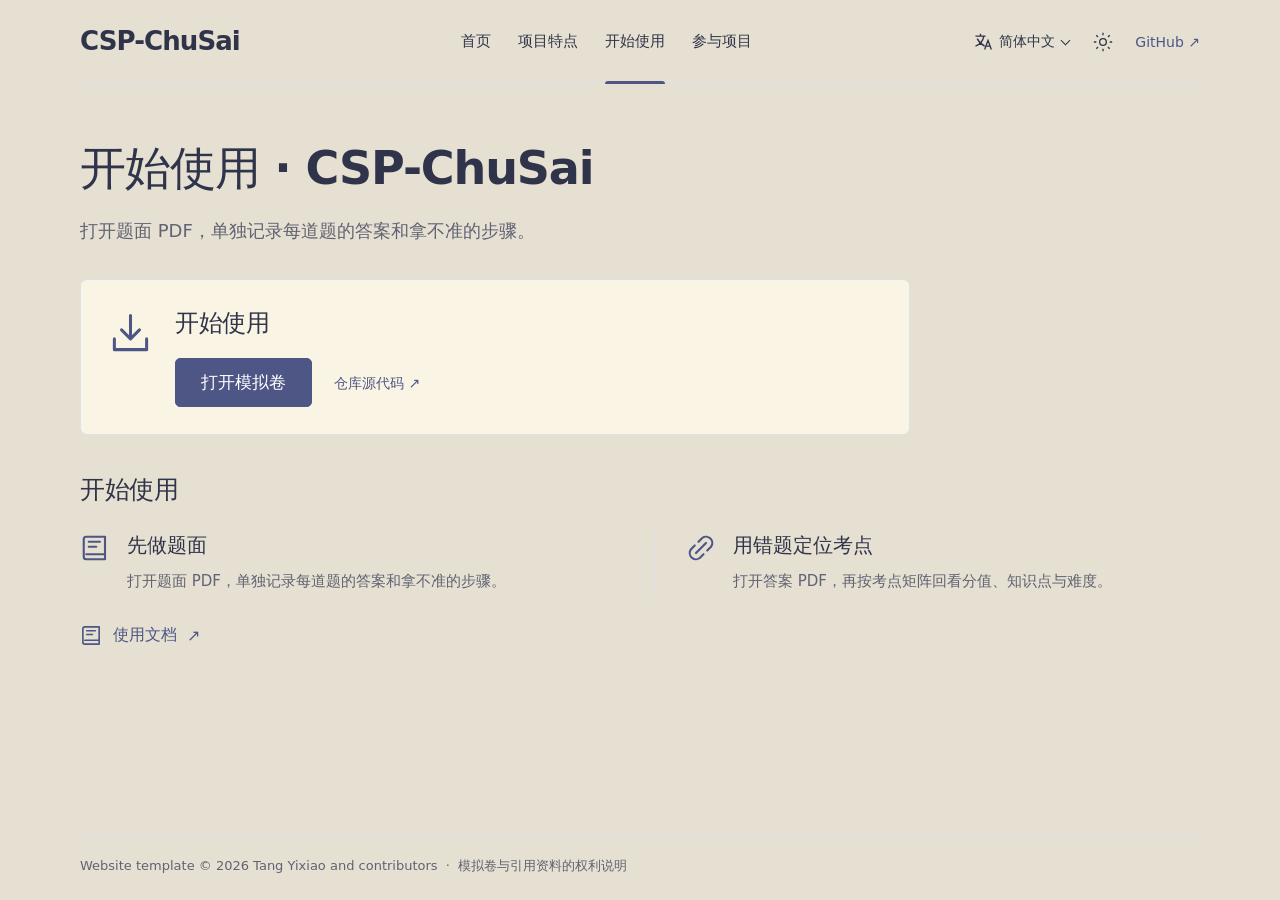
<file: project-website/site/download.html>
<!doctype html>
<html lang="zh-CN" data-locale="zh-CN" data-theme="system" data-default-theme="system" data-site-root="./">
<head>
  <meta charset="utf-8">
  <meta name="viewport" content="width=device-width, initial-scale=1">
  <meta name="generator" content="Project website template">
  <meta name="color-scheme" content="light dark">
  <meta name="description" content="打开题面 PDF，单独记录每道题的答案和拿不准的步骤。">
  <meta name="theme-color" content="#ffffff" media="(prefers-color-scheme: light)">
  <meta name="theme-color" content="#18191b" media="(prefers-color-scheme: dark)">
  <title>开始使用 · CSP-ChuSai</title>
  <link rel="alternate" hreflang="zh-CN" href="./download.html"><link rel="alternate" hreflang="en" href="./en/download.html">
  <link rel="icon" href="./favicon.svg" type="image/svg+xml">
  <script src="./theme-init.js"></script>
  <link rel="stylesheet" href="./style.css">
  <script src="./script.js" defer></script>
</head>
<body class="page-download" id="top">
  <a class="skip-link" href="#main">跳转到主要内容</a>
  <header class="site-header wrap">
    <a class="brand" href="./index.html">CSP-ChuSai</a>
    <nav class="main-nav" id="main-nav" aria-label="主导航"><a href="./index.html">首页</a><a href="./features.html">项目特点</a><a href="./download.html" aria-current="page">开始使用</a><a href="./community.html">参与项目</a></nav>
    <div class="header-tools">
      <details class="language-picker picker">
        <summary aria-label="选择语言"><svg viewBox="0 0 24 24" fill="none" stroke="currentColor" stroke-width="1.6" aria-hidden="true"><path d="M3 5h12M9 2v3m4 0c-1 6-5 10-10 12m2-9c2 4 5 7 9 9m0 4 4-11 4 11m-6-4h4"/></svg><span class="language-current">简体中文</span></summary>
        <nav class="picker-menu" aria-label="选择语言"><a href="./download.html" lang="zh-CN" hreflang="zh-CN" aria-current="true">简体中文</a><a href="./en/download.html" lang="en" hreflang="en">English</a></nav>
      </details>
      <details class="theme-picker picker" hidden>
        <summary aria-label="选择主题"><svg class="theme-sun" viewBox="0 0 24 24" fill="none" stroke="currentColor" stroke-width="1.6" aria-hidden="true"><circle cx="12" cy="12" r="4"/><path d="M12 1v3m0 16v3M1 12h3m16 0h3M4 4l2 2m12 12 2 2M4 20l2-2M18 6l2-2"/></svg><svg class="theme-moon" viewBox="0 0 24 24" fill="none" stroke="currentColor" stroke-width="1.6" aria-hidden="true"><path d="M20.5 14A9 9 0 0 1 10 3.5 9 9 0 1 0 20.5 14Z"/></svg><span class="theme-current">跟随系统</span></summary>
        <div class="picker-menu"><button type="button" data-theme-choice="light" aria-pressed="false"><svg class="" viewBox="0 0 24 24" fill="none" stroke="currentColor" stroke-width="1.7" stroke-linecap="round" stroke-linejoin="round" aria-hidden="true"><circle cx="12" cy="12" r="4"/><path d="M12 1v3m0 16v3M1 12h3m16 0h3M4 4l2 2m12 12 2 2M4 20l2-2M18 6l2-2"/></svg><span>浅色</span></button><button type="button" data-theme-choice="dark" aria-pressed="false"><svg class="" viewBox="0 0 24 24" fill="none" stroke="currentColor" stroke-width="1.7" stroke-linecap="round" stroke-linejoin="round" aria-hidden="true"><path d="M20.5 14A9 9 0 0 1 10 3.5 9 9 0 1 0 20.5 14Z"/></svg><span>深色</span></button><button type="button" data-theme-choice="system" aria-pressed="false"><svg class="" viewBox="0 0 24 24" fill="none" stroke="currentColor" stroke-width="1.7" stroke-linecap="round" stroke-linejoin="round" aria-hidden="true"><rect x="2" y="3" width="20" height="14" rx="2"/><path d="M12 17v4m-5 0h10"/></svg><span>跟随系统</span></button></div>
      </details>
      <a class="repository-link" href="https://github.com/tangyixiao/CSP-ChuSai">GitHub <span aria-hidden="true">↗</span></a>
      <button class="menu-toggle" type="button" aria-label="打开导航" data-open-label="打开导航" data-close-label="关闭导航" aria-expanded="false" aria-controls="main-nav" hidden><svg viewBox="0 0 24 24" fill="none" stroke="currentColor" stroke-width="1.8" aria-hidden="true"><path d="M3 6h18M3 12h18M3 18h18"/></svg></button>
    </div>
  </header>
  <main id="main" class="wrap"><header class="page-heading"><h1>开始使用 · CSP-ChuSai</h1><p>打开题面 PDF，单独记录每道题的答案和拿不准的步骤。</p></header><section class="download-panel" aria-labelledby="download-version"><svg class="" viewBox="0 0 24 24" fill="none" stroke="currentColor" stroke-width="1.7" stroke-linecap="round" stroke-linejoin="round" aria-hidden="true"><path d="M12 2v13m-5-5 5 5 5-5M3 15v6h18v-6"/></svg><div><h2 id="download-version">开始使用</h2><div class="download-actions"><a class="button button-primary" href="https://github.com/tangyixiao/CSP-ChuSai/blob/main/c5p-s-2026.pdf">打开模拟卷</a><a class="release-link" href="https://github.com/tangyixiao/CSP-ChuSai">仓库源代码 <span aria-hidden="true">↗</span></a></div></div></section><section class="getting-started" id="instructions"><h2>开始使用</h2><div class="start-steps"><a class="start-step" href="https://github.com/tangyixiao/CSP-ChuSai/blob/main/c5p-s-2026.pdf"><span class="step-icon"><svg class="" viewBox="0 0 24 24" fill="none" stroke="currentColor" stroke-width="1.7" stroke-linecap="round" stroke-linejoin="round" aria-hidden="true"><path d="M5 3h15v18H5a2 2 0 0 1-2-2V5a2 2 0 0 1 2-2Zm0 14h15M7 7h9M7 11h6"/></svg></span><span><strong>先做题面</strong><span>打开题面 PDF，单独记录每道题的答案和拿不准的步骤。</span></span></a><a class="start-step" href="https://tangyixiao.github.io/CSP-ChuSai/docs.html"><span class="step-icon"><svg class="" viewBox="0 0 24 24" fill="none" stroke="currentColor" stroke-width="1.7" stroke-linecap="round" stroke-linejoin="round" aria-hidden="true"><path d="m10 7 3-3a5 5 0 0 1 7 7l-3 3M14 17l-3 3a5 5 0 0 1-7-7l3-3m1 6 8-8"/></svg></span><span><strong>用错题定位考点</strong><span>打开答案 PDF，再按考点矩阵回看分值、知识点与难度。</span></span></a></div></section><a class="docs-link" href="https://tangyixiao.github.io/CSP-ChuSai/docs.html"><svg class="" viewBox="0 0 24 24" fill="none" stroke="currentColor" stroke-width="1.7" stroke-linecap="round" stroke-linejoin="round" aria-hidden="true"><path d="M5 3h15v18H5a2 2 0 0 1-2-2V5a2 2 0 0 1 2-2Zm0 14h15M7 7h9M7 11h6"/></svg>使用文档 <span aria-hidden="true">↗</span></a></main>
  <footer class="site-footer wrap"><p>Website template © 2026 Tang Yixiao and contributors <span aria-hidden="true">·</span> <a href="https://github.com/tangyixiao/CSP-ChuSai/blob/main/NOTICE.md">模拟卷与引用资料的权利说明</a></p></footer>
</body>
</html>
</file>
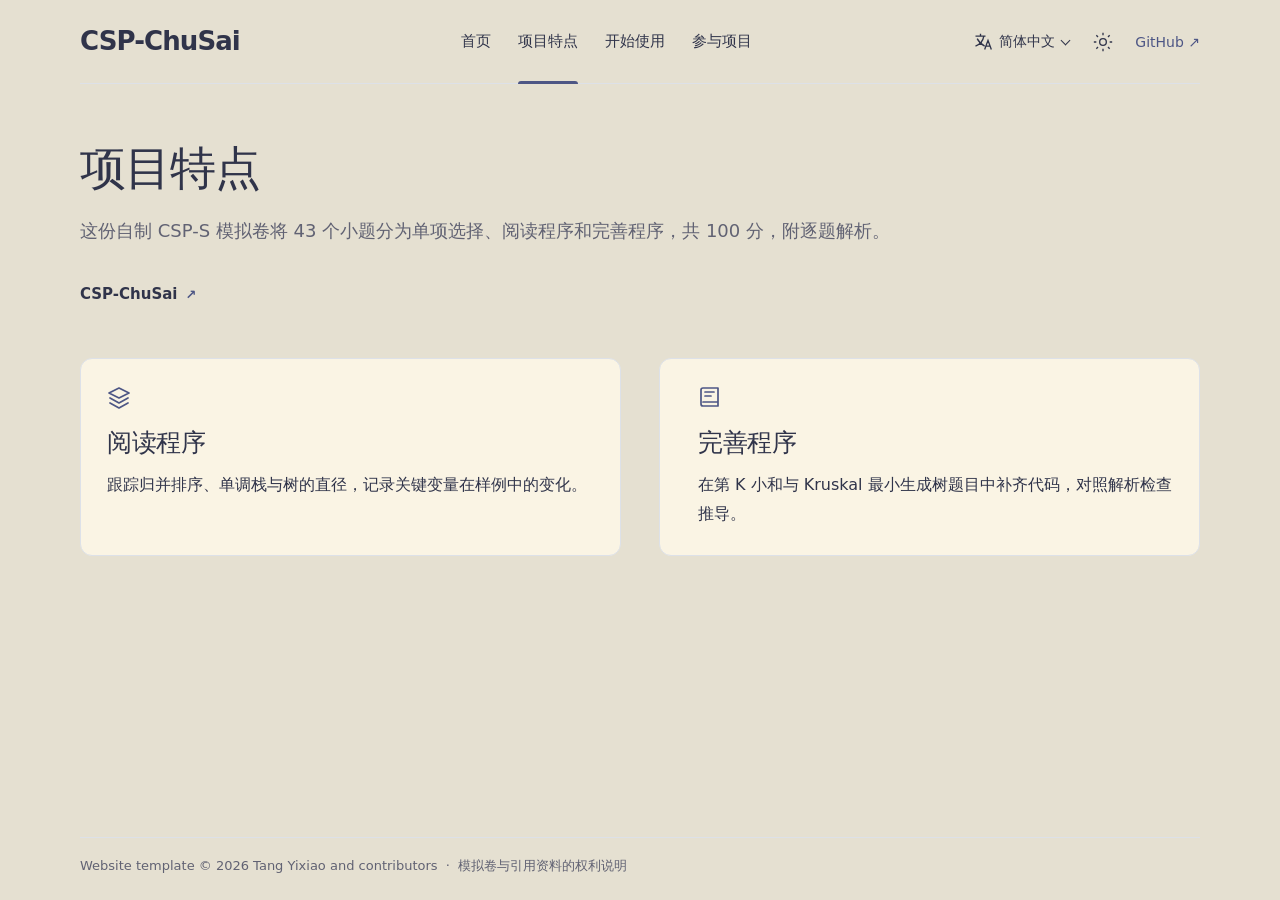
<file: project-website/site/features.html>
<!doctype html>
<html lang="zh-CN" data-locale="zh-CN" data-theme="system" data-default-theme="system" data-site-root="./">
<head>
  <meta charset="utf-8">
  <meta name="viewport" content="width=device-width, initial-scale=1">
  <meta name="generator" content="Project website template">
  <meta name="color-scheme" content="light dark">
  <meta name="description" content="这份自制 CSP-S 模拟卷将 43 个小题分为单项选择、阅读程序和完善程序，共 100 分，附逐题解析。">
  <meta name="theme-color" content="#ffffff" media="(prefers-color-scheme: light)">
  <meta name="theme-color" content="#18191b" media="(prefers-color-scheme: dark)">
  <title>项目特点 · CSP-ChuSai</title>
  <link rel="alternate" hreflang="zh-CN" href="./features.html"><link rel="alternate" hreflang="en" href="./en/features.html">
  <link rel="icon" href="./favicon.svg" type="image/svg+xml">
  <script src="./theme-init.js"></script>
  <link rel="stylesheet" href="./style.css">
  <script src="./script.js" defer></script>
</head>
<body class="page-features" id="top">
  <a class="skip-link" href="#main">跳转到主要内容</a>
  <header class="site-header wrap">
    <a class="brand" href="./index.html">CSP-ChuSai</a>
    <nav class="main-nav" id="main-nav" aria-label="主导航"><a href="./index.html">首页</a><a href="./features.html" aria-current="page">项目特点</a><a href="./download.html">开始使用</a><a href="./community.html">参与项目</a></nav>
    <div class="header-tools">
      <details class="language-picker picker">
        <summary aria-label="选择语言"><svg viewBox="0 0 24 24" fill="none" stroke="currentColor" stroke-width="1.6" aria-hidden="true"><path d="M3 5h12M9 2v3m4 0c-1 6-5 10-10 12m2-9c2 4 5 7 9 9m0 4 4-11 4 11m-6-4h4"/></svg><span class="language-current">简体中文</span></summary>
        <nav class="picker-menu" aria-label="选择语言"><a href="./features.html" lang="zh-CN" hreflang="zh-CN" aria-current="true">简体中文</a><a href="./en/features.html" lang="en" hreflang="en">English</a></nav>
      </details>
      <details class="theme-picker picker" hidden>
        <summary aria-label="选择主题"><svg class="theme-sun" viewBox="0 0 24 24" fill="none" stroke="currentColor" stroke-width="1.6" aria-hidden="true"><circle cx="12" cy="12" r="4"/><path d="M12 1v3m0 16v3M1 12h3m16 0h3M4 4l2 2m12 12 2 2M4 20l2-2M18 6l2-2"/></svg><svg class="theme-moon" viewBox="0 0 24 24" fill="none" stroke="currentColor" stroke-width="1.6" aria-hidden="true"><path d="M20.5 14A9 9 0 0 1 10 3.5 9 9 0 1 0 20.5 14Z"/></svg><span class="theme-current">跟随系统</span></summary>
        <div class="picker-menu"><button type="button" data-theme-choice="light" aria-pressed="false"><svg class="" viewBox="0 0 24 24" fill="none" stroke="currentColor" stroke-width="1.7" stroke-linecap="round" stroke-linejoin="round" aria-hidden="true"><circle cx="12" cy="12" r="4"/><path d="M12 1v3m0 16v3M1 12h3m16 0h3M4 4l2 2m12 12 2 2M4 20l2-2M18 6l2-2"/></svg><span>浅色</span></button><button type="button" data-theme-choice="dark" aria-pressed="false"><svg class="" viewBox="0 0 24 24" fill="none" stroke="currentColor" stroke-width="1.7" stroke-linecap="round" stroke-linejoin="round" aria-hidden="true"><path d="M20.5 14A9 9 0 0 1 10 3.5 9 9 0 1 0 20.5 14Z"/></svg><span>深色</span></button><button type="button" data-theme-choice="system" aria-pressed="false"><svg class="" viewBox="0 0 24 24" fill="none" stroke="currentColor" stroke-width="1.7" stroke-linecap="round" stroke-linejoin="round" aria-hidden="true"><rect x="2" y="3" width="20" height="14" rx="2"/><path d="M12 17v4m-5 0h10"/></svg><span>跟随系统</span></button></div>
      </details>
      <a class="repository-link" href="https://github.com/tangyixiao/CSP-ChuSai">GitHub <span aria-hidden="true">↗</span></a>
      <button class="menu-toggle" type="button" aria-label="打开导航" data-open-label="打开导航" data-close-label="关闭导航" aria-expanded="false" aria-controls="main-nav" hidden><svg viewBox="0 0 24 24" fill="none" stroke="currentColor" stroke-width="1.8" aria-hidden="true"><path d="M3 6h18M3 12h18M3 18h18"/></svg></button>
    </div>
  </header>
  <main id="main" class="wrap"><header class="page-heading"><h1>项目特点</h1><p>这份自制 CSP-S 模拟卷将 43 个小题分为单项选择、阅读程序和完善程序，共 100 分，附逐题解析。</p></header><nav class="platforms" aria-label="支持的平台"><a class="platform-link" href="https://tangyixiao.github.io/CSP-ChuSai/"><span>CSP-ChuSai</span><span class="platform-arrow" aria-hidden="true">↗</span></a></nav><div class="feature-groups"><article class="feature guide-feature"><svg class="" viewBox="0 0 24 24" fill="none" stroke="currentColor" stroke-width="1.7" stroke-linecap="round" stroke-linejoin="round" aria-hidden="true"><path d="m12 3 10 5-10 5L2 8l10-5Zm-9 10 9 5 9-5M3 18l9 5 9-5"/></svg><div class="feature-copy"><h2>阅读程序</h2><p>跟踪归并排序、单调栈与树的直径，记录关键变量在样例中的变化。</p></div></article><article class="feature guide-feature"><svg class="" viewBox="0 0 24 24" fill="none" stroke="currentColor" stroke-width="1.7" stroke-linecap="round" stroke-linejoin="round" aria-hidden="true"><path d="M5 3h15v18H5a2 2 0 0 1-2-2V5a2 2 0 0 1 2-2Zm0 14h15M7 7h9M7 11h6"/></svg><div class="feature-copy"><h2>完善程序</h2><p>在第 K 小和与 Kruskal 最小生成树题目中补齐代码，对照解析检查推导。</p></div></article></div></main>
  <footer class="site-footer wrap"><p>Website template © 2026 Tang Yixiao and contributors <span aria-hidden="true">·</span> <a href="https://github.com/tangyixiao/CSP-ChuSai/blob/main/NOTICE.md">模拟卷与引用资料的权利说明</a></p></footer>
</body>
</html>
</file>
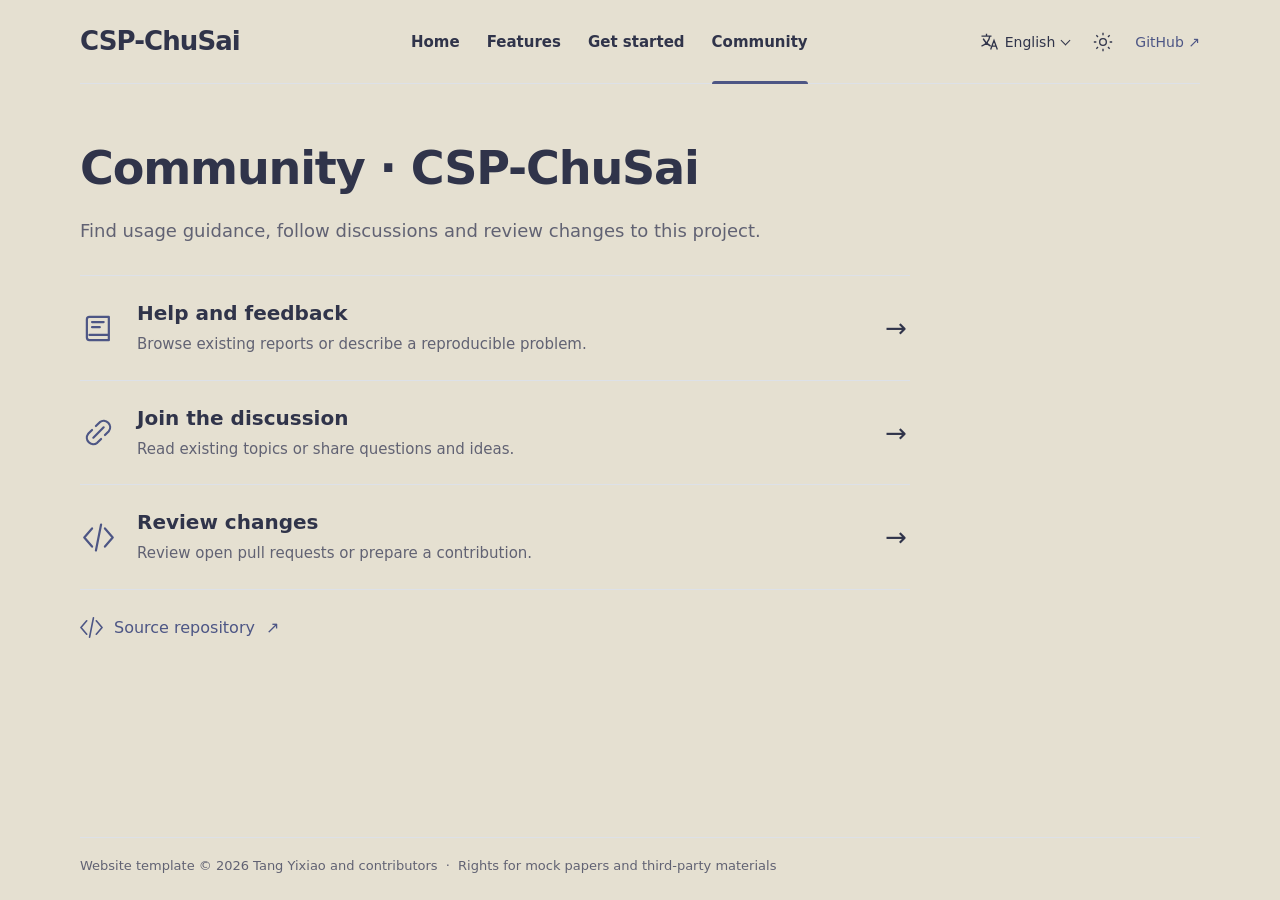
<file: project-website/site/en/community.html>
<!doctype html>
<html lang="en" data-locale="en" data-theme="system" data-default-theme="system" data-site-root="../">
<head>
  <meta charset="utf-8">
  <meta name="viewport" content="width=device-width, initial-scale=1">
  <meta name="generator" content="Project website template">
  <meta name="color-scheme" content="light dark">
  <meta name="description" content="Find usage guidance, follow discussions and review changes to this project.">
  <meta name="theme-color" content="#ffffff" media="(prefers-color-scheme: light)">
  <meta name="theme-color" content="#18191b" media="(prefers-color-scheme: dark)">
  <title>Community · CSP-ChuSai</title>
  <link rel="alternate" hreflang="zh-CN" href="../community.html"><link rel="alternate" hreflang="en" href="../en/community.html">
  <link rel="icon" href="../favicon.svg" type="image/svg+xml">
  <script src="../theme-init.js"></script>
  <link rel="stylesheet" href="../style.css">
  <script src="../script.js" defer></script>
</head>
<body class="page-community" id="top">
  <a class="skip-link" href="#main">Skip to main content</a>
  <header class="site-header wrap">
    <a class="brand" href="./index.html">CSP-ChuSai</a>
    <nav class="main-nav" id="main-nav" aria-label="Main navigation"><a href="./index.html">Home</a><a href="./features.html">Features</a><a href="./download.html">Get started</a><a href="./community.html" aria-current="page">Community</a></nav>
    <div class="header-tools">
      <details class="language-picker picker">
        <summary aria-label="Choose language"><svg viewBox="0 0 24 24" fill="none" stroke="currentColor" stroke-width="1.6" aria-hidden="true"><path d="M3 5h12M9 2v3m4 0c-1 6-5 10-10 12m2-9c2 4 5 7 9 9m0 4 4-11 4 11m-6-4h4"/></svg><span class="language-current">English</span></summary>
        <nav class="picker-menu" aria-label="Choose language"><a href="../community.html" lang="zh-CN" hreflang="zh-CN">简体中文</a><a href="../en/community.html" lang="en" hreflang="en" aria-current="true">English</a></nav>
      </details>
      <details class="theme-picker picker" hidden>
        <summary aria-label="Choose theme"><svg class="theme-sun" viewBox="0 0 24 24" fill="none" stroke="currentColor" stroke-width="1.6" aria-hidden="true"><circle cx="12" cy="12" r="4"/><path d="M12 1v3m0 16v3M1 12h3m16 0h3M4 4l2 2m12 12 2 2M4 20l2-2M18 6l2-2"/></svg><svg class="theme-moon" viewBox="0 0 24 24" fill="none" stroke="currentColor" stroke-width="1.6" aria-hidden="true"><path d="M20.5 14A9 9 0 0 1 10 3.5 9 9 0 1 0 20.5 14Z"/></svg><span class="theme-current">System</span></summary>
        <div class="picker-menu"><button type="button" data-theme-choice="light" aria-pressed="false"><svg class="" viewBox="0 0 24 24" fill="none" stroke="currentColor" stroke-width="1.7" stroke-linecap="round" stroke-linejoin="round" aria-hidden="true"><circle cx="12" cy="12" r="4"/><path d="M12 1v3m0 16v3M1 12h3m16 0h3M4 4l2 2m12 12 2 2M4 20l2-2M18 6l2-2"/></svg><span>Light</span></button><button type="button" data-theme-choice="dark" aria-pressed="false"><svg class="" viewBox="0 0 24 24" fill="none" stroke="currentColor" stroke-width="1.7" stroke-linecap="round" stroke-linejoin="round" aria-hidden="true"><path d="M20.5 14A9 9 0 0 1 10 3.5 9 9 0 1 0 20.5 14Z"/></svg><span>Dark</span></button><button type="button" data-theme-choice="system" aria-pressed="false"><svg class="" viewBox="0 0 24 24" fill="none" stroke="currentColor" stroke-width="1.7" stroke-linecap="round" stroke-linejoin="round" aria-hidden="true"><rect x="2" y="3" width="20" height="14" rx="2"/><path d="M12 17v4m-5 0h10"/></svg><span>System</span></button></div>
      </details>
      <a class="repository-link" href="https://github.com/tangyixiao/CSP-ChuSai">GitHub <span aria-hidden="true">↗</span></a>
      <button class="menu-toggle" type="button" aria-label="Open navigation" data-open-label="Open navigation" data-close-label="Close navigation" aria-expanded="false" aria-controls="main-nav" hidden><svg viewBox="0 0 24 24" fill="none" stroke="currentColor" stroke-width="1.8" aria-hidden="true"><path d="M3 6h18M3 12h18M3 18h18"/></svg></button>
    </div>
  </header>
  <main id="main" class="wrap"><header class="page-heading"><h1>Community · CSP-ChuSai</h1><p>Find usage guidance, follow discussions and review changes to this project.</p></header><div class="community-rows"><a class="community-row" href="https://github.com/tangyixiao/CSP-ChuSai/issues"><svg class="" viewBox="0 0 24 24" fill="none" stroke="currentColor" stroke-width="1.7" stroke-linecap="round" stroke-linejoin="round" aria-hidden="true"><path d="M5 3h15v18H5a2 2 0 0 1-2-2V5a2 2 0 0 1 2-2Zm0 14h15M7 7h9M7 11h6"/></svg><span class="row-copy"><strong>Help and feedback</strong><span>Browse existing reports or describe a reproducible problem.</span></span><span class="arrow" aria-hidden="true">→</span></a><a class="community-row" href="https://github.com/tangyixiao/CSP-ChuSai/discussions"><svg class="" viewBox="0 0 24 24" fill="none" stroke="currentColor" stroke-width="1.7" stroke-linecap="round" stroke-linejoin="round" aria-hidden="true"><path d="m10 7 3-3a5 5 0 0 1 7 7l-3 3M14 17l-3 3a5 5 0 0 1-7-7l3-3m1 6 8-8"/></svg><span class="row-copy"><strong>Join the discussion</strong><span>Read existing topics or share questions and ideas.</span></span><span class="arrow" aria-hidden="true">→</span></a><a class="community-row" href="https://github.com/tangyixiao/CSP-ChuSai/pulls"><svg class="" viewBox="0 0 24 24" fill="none" stroke="currentColor" stroke-width="1.7" stroke-linecap="round" stroke-linejoin="round" aria-hidden="true"><path d="m7 5-6 7 6 7M17 5l6 7-6 7M14 2l-4 20"/></svg><span class="row-copy"><strong>Review changes</strong><span>Review open pull requests or prepare a contribution.</span></span><span class="arrow" aria-hidden="true">→</span></a></div><a class="source-link" href="https://github.com/tangyixiao/CSP-ChuSai"><svg class="" viewBox="0 0 24 24" fill="none" stroke="currentColor" stroke-width="1.7" stroke-linecap="round" stroke-linejoin="round" aria-hidden="true"><path d="m7 5-6 7 6 7M17 5l6 7-6 7M14 2l-4 20"/></svg>Source repository <span aria-hidden="true">↗</span></a></main>
  <footer class="site-footer wrap"><p>Website template © 2026 Tang Yixiao and contributors <span aria-hidden="true">·</span> <a href="https://github.com/tangyixiao/CSP-ChuSai/blob/main/NOTICE.md">Rights for mock papers and third-party materials</a></p></footer>
</body>
</html>
</file>
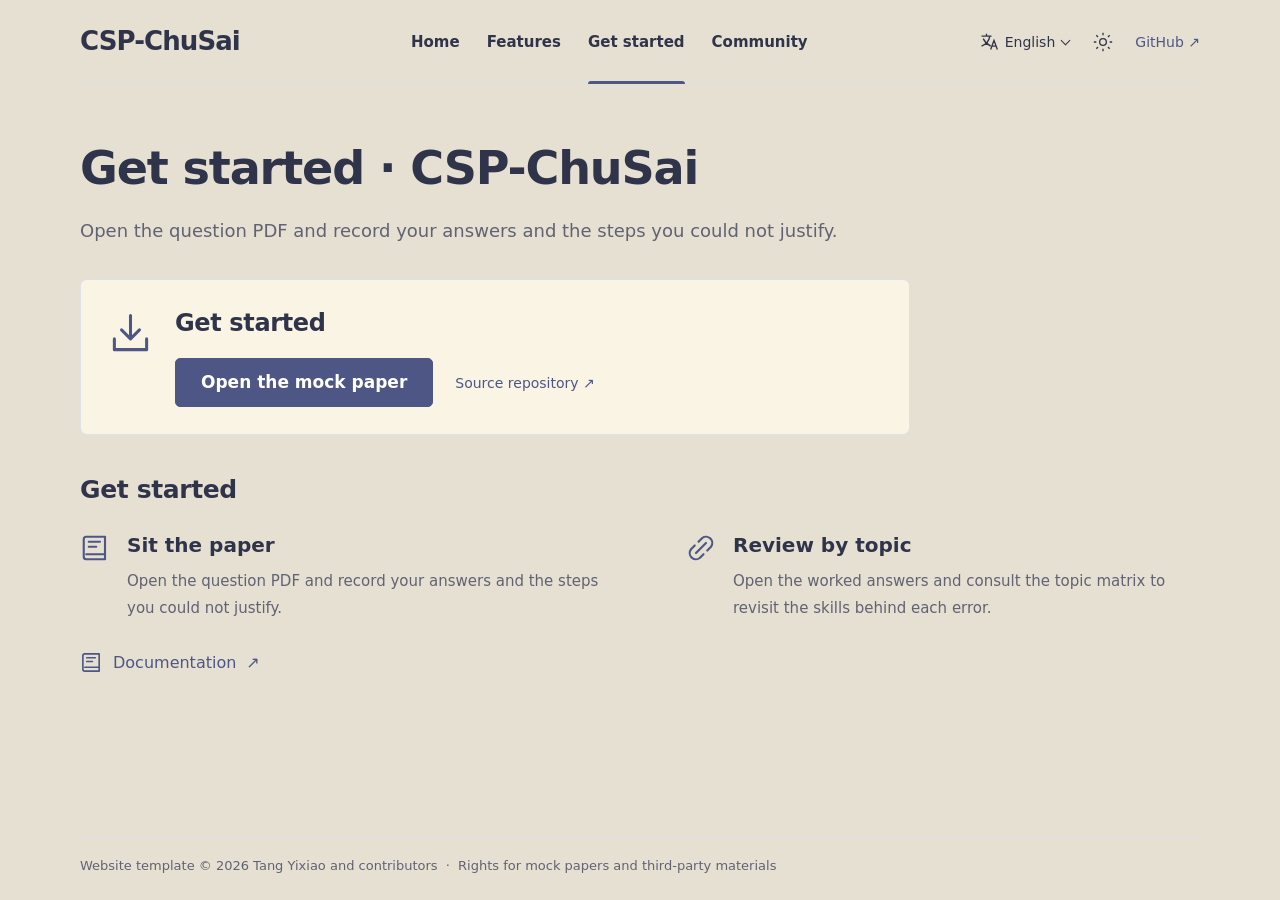
<file: project-website/site/en/download.html>
<!doctype html>
<html lang="en" data-locale="en" data-theme="system" data-default-theme="system" data-site-root="../">
<head>
  <meta charset="utf-8">
  <meta name="viewport" content="width=device-width, initial-scale=1">
  <meta name="generator" content="Project website template">
  <meta name="color-scheme" content="light dark">
  <meta name="description" content="Open the question PDF and record your answers and the steps you could not justify.">
  <meta name="theme-color" content="#ffffff" media="(prefers-color-scheme: light)">
  <meta name="theme-color" content="#18191b" media="(prefers-color-scheme: dark)">
  <title>Get started · CSP-ChuSai</title>
  <link rel="alternate" hreflang="zh-CN" href="../download.html"><link rel="alternate" hreflang="en" href="../en/download.html">
  <link rel="icon" href="../favicon.svg" type="image/svg+xml">
  <script src="../theme-init.js"></script>
  <link rel="stylesheet" href="../style.css">
  <script src="../script.js" defer></script>
</head>
<body class="page-download" id="top">
  <a class="skip-link" href="#main">Skip to main content</a>
  <header class="site-header wrap">
    <a class="brand" href="./index.html">CSP-ChuSai</a>
    <nav class="main-nav" id="main-nav" aria-label="Main navigation"><a href="./index.html">Home</a><a href="./features.html">Features</a><a href="./download.html" aria-current="page">Get started</a><a href="./community.html">Community</a></nav>
    <div class="header-tools">
      <details class="language-picker picker">
        <summary aria-label="Choose language"><svg viewBox="0 0 24 24" fill="none" stroke="currentColor" stroke-width="1.6" aria-hidden="true"><path d="M3 5h12M9 2v3m4 0c-1 6-5 10-10 12m2-9c2 4 5 7 9 9m0 4 4-11 4 11m-6-4h4"/></svg><span class="language-current">English</span></summary>
        <nav class="picker-menu" aria-label="Choose language"><a href="../download.html" lang="zh-CN" hreflang="zh-CN">简体中文</a><a href="../en/download.html" lang="en" hreflang="en" aria-current="true">English</a></nav>
      </details>
      <details class="theme-picker picker" hidden>
        <summary aria-label="Choose theme"><svg class="theme-sun" viewBox="0 0 24 24" fill="none" stroke="currentColor" stroke-width="1.6" aria-hidden="true"><circle cx="12" cy="12" r="4"/><path d="M12 1v3m0 16v3M1 12h3m16 0h3M4 4l2 2m12 12 2 2M4 20l2-2M18 6l2-2"/></svg><svg class="theme-moon" viewBox="0 0 24 24" fill="none" stroke="currentColor" stroke-width="1.6" aria-hidden="true"><path d="M20.5 14A9 9 0 0 1 10 3.5 9 9 0 1 0 20.5 14Z"/></svg><span class="theme-current">System</span></summary>
        <div class="picker-menu"><button type="button" data-theme-choice="light" aria-pressed="false"><svg class="" viewBox="0 0 24 24" fill="none" stroke="currentColor" stroke-width="1.7" stroke-linecap="round" stroke-linejoin="round" aria-hidden="true"><circle cx="12" cy="12" r="4"/><path d="M12 1v3m0 16v3M1 12h3m16 0h3M4 4l2 2m12 12 2 2M4 20l2-2M18 6l2-2"/></svg><span>Light</span></button><button type="button" data-theme-choice="dark" aria-pressed="false"><svg class="" viewBox="0 0 24 24" fill="none" stroke="currentColor" stroke-width="1.7" stroke-linecap="round" stroke-linejoin="round" aria-hidden="true"><path d="M20.5 14A9 9 0 0 1 10 3.5 9 9 0 1 0 20.5 14Z"/></svg><span>Dark</span></button><button type="button" data-theme-choice="system" aria-pressed="false"><svg class="" viewBox="0 0 24 24" fill="none" stroke="currentColor" stroke-width="1.7" stroke-linecap="round" stroke-linejoin="round" aria-hidden="true"><rect x="2" y="3" width="20" height="14" rx="2"/><path d="M12 17v4m-5 0h10"/></svg><span>System</span></button></div>
      </details>
      <a class="repository-link" href="https://github.com/tangyixiao/CSP-ChuSai">GitHub <span aria-hidden="true">↗</span></a>
      <button class="menu-toggle" type="button" aria-label="Open navigation" data-open-label="Open navigation" data-close-label="Close navigation" aria-expanded="false" aria-controls="main-nav" hidden><svg viewBox="0 0 24 24" fill="none" stroke="currentColor" stroke-width="1.8" aria-hidden="true"><path d="M3 6h18M3 12h18M3 18h18"/></svg></button>
    </div>
  </header>
  <main id="main" class="wrap"><header class="page-heading"><h1>Get started · CSP-ChuSai</h1><p>Open the question PDF and record your answers and the steps you could not justify.</p></header><section class="download-panel" aria-labelledby="download-version"><svg class="" viewBox="0 0 24 24" fill="none" stroke="currentColor" stroke-width="1.7" stroke-linecap="round" stroke-linejoin="round" aria-hidden="true"><path d="M12 2v13m-5-5 5 5 5-5M3 15v6h18v-6"/></svg><div><h2 id="download-version">Get started</h2><div class="download-actions"><a class="button button-primary" href="https://github.com/tangyixiao/CSP-ChuSai/blob/main/c5p-s-2026.pdf">Open the mock paper</a><a class="release-link" href="https://github.com/tangyixiao/CSP-ChuSai">Source repository <span aria-hidden="true">↗</span></a></div></div></section><section class="getting-started" id="instructions"><h2>Get started</h2><div class="start-steps"><a class="start-step" href="https://github.com/tangyixiao/CSP-ChuSai/blob/main/c5p-s-2026.pdf"><span class="step-icon"><svg class="" viewBox="0 0 24 24" fill="none" stroke="currentColor" stroke-width="1.7" stroke-linecap="round" stroke-linejoin="round" aria-hidden="true"><path d="M5 3h15v18H5a2 2 0 0 1-2-2V5a2 2 0 0 1 2-2Zm0 14h15M7 7h9M7 11h6"/></svg></span><span><strong>Sit the paper</strong><span>Open the question PDF and record your answers and the steps you could not justify.</span></span></a><a class="start-step" href="https://tangyixiao.github.io/CSP-ChuSai/docs.html"><span class="step-icon"><svg class="" viewBox="0 0 24 24" fill="none" stroke="currentColor" stroke-width="1.7" stroke-linecap="round" stroke-linejoin="round" aria-hidden="true"><path d="m10 7 3-3a5 5 0 0 1 7 7l-3 3M14 17l-3 3a5 5 0 0 1-7-7l3-3m1 6 8-8"/></svg></span><span><strong>Review by topic</strong><span>Open the worked answers and consult the topic matrix to revisit the skills behind each error.</span></span></a></div></section><a class="docs-link" href="https://tangyixiao.github.io/CSP-ChuSai/docs.html"><svg class="" viewBox="0 0 24 24" fill="none" stroke="currentColor" stroke-width="1.7" stroke-linecap="round" stroke-linejoin="round" aria-hidden="true"><path d="M5 3h15v18H5a2 2 0 0 1-2-2V5a2 2 0 0 1 2-2Zm0 14h15M7 7h9M7 11h6"/></svg>Documentation <span aria-hidden="true">↗</span></a></main>
  <footer class="site-footer wrap"><p>Website template © 2026 Tang Yixiao and contributors <span aria-hidden="true">·</span> <a href="https://github.com/tangyixiao/CSP-ChuSai/blob/main/NOTICE.md">Rights for mock papers and third-party materials</a></p></footer>
</body>
</html>
</file>
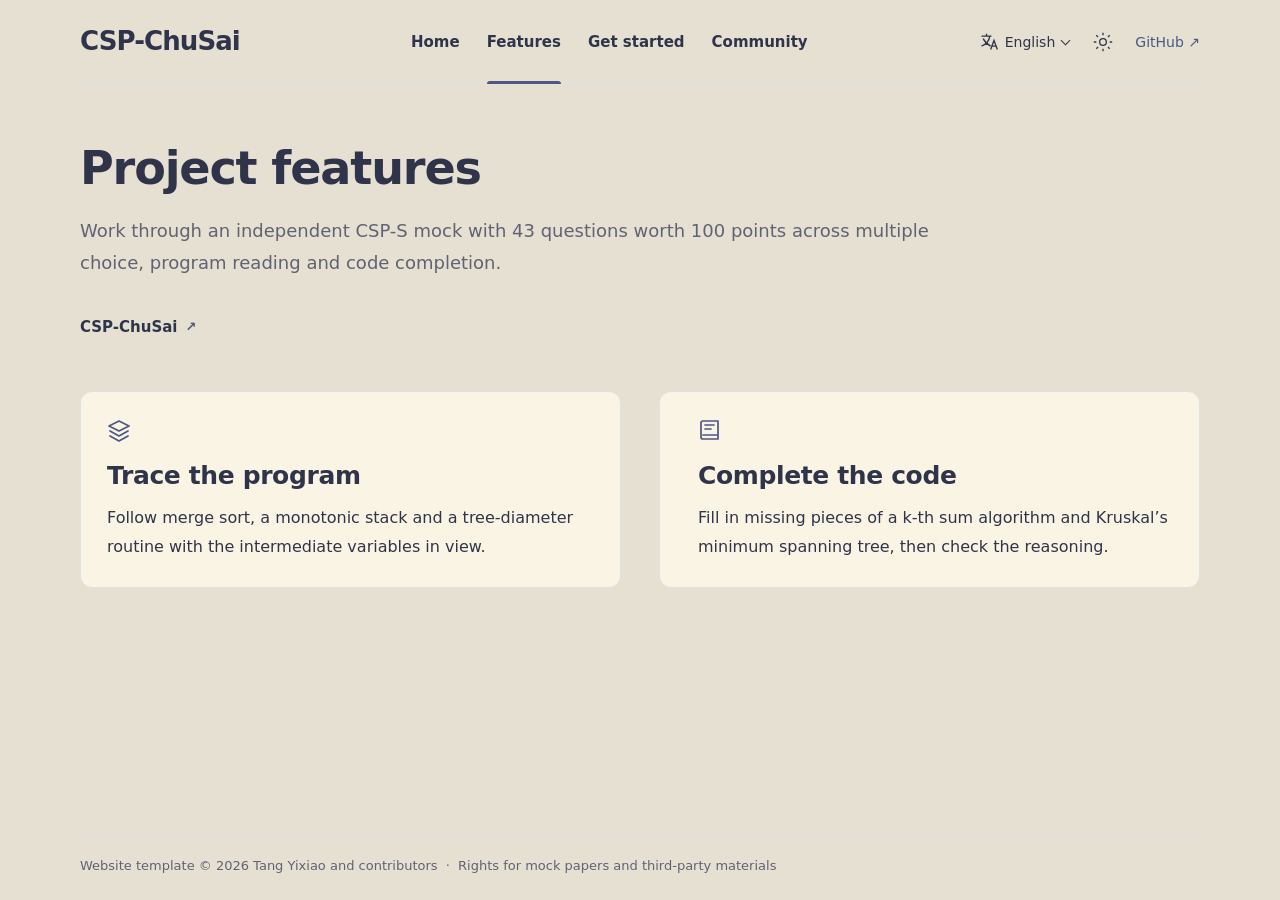
<file: project-website/site/en/features.html>
<!doctype html>
<html lang="en" data-locale="en" data-theme="system" data-default-theme="system" data-site-root="../">
<head>
  <meta charset="utf-8">
  <meta name="viewport" content="width=device-width, initial-scale=1">
  <meta name="generator" content="Project website template">
  <meta name="color-scheme" content="light dark">
  <meta name="description" content="Work through an independent CSP-S mock with 43 questions worth 100 points across multiple choice, program reading and code completion.">
  <meta name="theme-color" content="#ffffff" media="(prefers-color-scheme: light)">
  <meta name="theme-color" content="#18191b" media="(prefers-color-scheme: dark)">
  <title>Features · CSP-ChuSai</title>
  <link rel="alternate" hreflang="zh-CN" href="../features.html"><link rel="alternate" hreflang="en" href="../en/features.html">
  <link rel="icon" href="../favicon.svg" type="image/svg+xml">
  <script src="../theme-init.js"></script>
  <link rel="stylesheet" href="../style.css">
  <script src="../script.js" defer></script>
</head>
<body class="page-features" id="top">
  <a class="skip-link" href="#main">Skip to main content</a>
  <header class="site-header wrap">
    <a class="brand" href="./index.html">CSP-ChuSai</a>
    <nav class="main-nav" id="main-nav" aria-label="Main navigation"><a href="./index.html">Home</a><a href="./features.html" aria-current="page">Features</a><a href="./download.html">Get started</a><a href="./community.html">Community</a></nav>
    <div class="header-tools">
      <details class="language-picker picker">
        <summary aria-label="Choose language"><svg viewBox="0 0 24 24" fill="none" stroke="currentColor" stroke-width="1.6" aria-hidden="true"><path d="M3 5h12M9 2v3m4 0c-1 6-5 10-10 12m2-9c2 4 5 7 9 9m0 4 4-11 4 11m-6-4h4"/></svg><span class="language-current">English</span></summary>
        <nav class="picker-menu" aria-label="Choose language"><a href="../features.html" lang="zh-CN" hreflang="zh-CN">简体中文</a><a href="../en/features.html" lang="en" hreflang="en" aria-current="true">English</a></nav>
      </details>
      <details class="theme-picker picker" hidden>
        <summary aria-label="Choose theme"><svg class="theme-sun" viewBox="0 0 24 24" fill="none" stroke="currentColor" stroke-width="1.6" aria-hidden="true"><circle cx="12" cy="12" r="4"/><path d="M12 1v3m0 16v3M1 12h3m16 0h3M4 4l2 2m12 12 2 2M4 20l2-2M18 6l2-2"/></svg><svg class="theme-moon" viewBox="0 0 24 24" fill="none" stroke="currentColor" stroke-width="1.6" aria-hidden="true"><path d="M20.5 14A9 9 0 0 1 10 3.5 9 9 0 1 0 20.5 14Z"/></svg><span class="theme-current">System</span></summary>
        <div class="picker-menu"><button type="button" data-theme-choice="light" aria-pressed="false"><svg class="" viewBox="0 0 24 24" fill="none" stroke="currentColor" stroke-width="1.7" stroke-linecap="round" stroke-linejoin="round" aria-hidden="true"><circle cx="12" cy="12" r="4"/><path d="M12 1v3m0 16v3M1 12h3m16 0h3M4 4l2 2m12 12 2 2M4 20l2-2M18 6l2-2"/></svg><span>Light</span></button><button type="button" data-theme-choice="dark" aria-pressed="false"><svg class="" viewBox="0 0 24 24" fill="none" stroke="currentColor" stroke-width="1.7" stroke-linecap="round" stroke-linejoin="round" aria-hidden="true"><path d="M20.5 14A9 9 0 0 1 10 3.5 9 9 0 1 0 20.5 14Z"/></svg><span>Dark</span></button><button type="button" data-theme-choice="system" aria-pressed="false"><svg class="" viewBox="0 0 24 24" fill="none" stroke="currentColor" stroke-width="1.7" stroke-linecap="round" stroke-linejoin="round" aria-hidden="true"><rect x="2" y="3" width="20" height="14" rx="2"/><path d="M12 17v4m-5 0h10"/></svg><span>System</span></button></div>
      </details>
      <a class="repository-link" href="https://github.com/tangyixiao/CSP-ChuSai">GitHub <span aria-hidden="true">↗</span></a>
      <button class="menu-toggle" type="button" aria-label="Open navigation" data-open-label="Open navigation" data-close-label="Close navigation" aria-expanded="false" aria-controls="main-nav" hidden><svg viewBox="0 0 24 24" fill="none" stroke="currentColor" stroke-width="1.8" aria-hidden="true"><path d="M3 6h18M3 12h18M3 18h18"/></svg></button>
    </div>
  </header>
  <main id="main" class="wrap"><header class="page-heading"><h1>Project features</h1><p>Work through an independent CSP-S mock with 43 questions worth 100 points across multiple choice, program reading and code completion.</p></header><nav class="platforms" aria-label="Supported platforms"><a class="platform-link" href="https://tangyixiao.github.io/CSP-ChuSai/"><span>CSP-ChuSai</span><span class="platform-arrow" aria-hidden="true">↗</span></a></nav><div class="feature-groups"><article class="feature guide-feature"><svg class="" viewBox="0 0 24 24" fill="none" stroke="currentColor" stroke-width="1.7" stroke-linecap="round" stroke-linejoin="round" aria-hidden="true"><path d="m12 3 10 5-10 5L2 8l10-5Zm-9 10 9 5 9-5M3 18l9 5 9-5"/></svg><div class="feature-copy"><h2>Trace the program</h2><p>Follow merge sort, a monotonic stack and a tree-diameter routine with the intermediate variables in view.</p></div></article><article class="feature guide-feature"><svg class="" viewBox="0 0 24 24" fill="none" stroke="currentColor" stroke-width="1.7" stroke-linecap="round" stroke-linejoin="round" aria-hidden="true"><path d="M5 3h15v18H5a2 2 0 0 1-2-2V5a2 2 0 0 1 2-2Zm0 14h15M7 7h9M7 11h6"/></svg><div class="feature-copy"><h2>Complete the code</h2><p>Fill in missing pieces of a k-th sum algorithm and Kruskal’s minimum spanning tree, then check the reasoning.</p></div></article></div></main>
  <footer class="site-footer wrap"><p>Website template © 2026 Tang Yixiao and contributors <span aria-hidden="true">·</span> <a href="https://github.com/tangyixiao/CSP-ChuSai/blob/main/NOTICE.md">Rights for mock papers and third-party materials</a></p></footer>
</body>
</html>
</file>
<file: assets/fonts/fonts.css>
@font-face {
  font-family: 'Hanken Grotesk';
  font-style: normal;
  font-weight: 400;
  font-display: swap;
  src: url(cf4b8930b864b433.woff2) format('truetype');
}
@font-face {
  font-family: 'Hanken Grotesk';
  font-style: normal;
  font-weight: 500;
  font-display: swap;
  src: url(bac34dd4b9537444.woff2) format('truetype');
}
@font-face {
  font-family: 'Hanken Grotesk';
  font-style: normal;
  font-weight: 600;
  font-display: swap;
  src: url(0b905a4fc43ece05.woff2) format('truetype');
}
@font-face {
  font-family: 'Newsreader';
  font-style: normal;
  font-weight: 400;
  font-display: swap;
  src: url(d6c65600eb0149bc.woff2) format('truetype');
}
@font-face {
  font-family: 'Newsreader';
  font-style: normal;
  font-weight: 500;
  font-display: swap;
  src: url(3208926ba69d6886.woff2) format('truetype');
}
@font-face {
  font-family: 'Newsreader';
  font-style: normal;
  font-weight: 600;
  font-display: swap;
  src: url(151ae355673a2936.woff2) format('truetype');
}
@font-face {
  font-family: 'Newsreader';
  font-style: normal;
  font-weight: 700;
  font-display: swap;
  src: url(33e1f2853df3544d.woff2) format('truetype');
}
</file>
<file: assets/fonts/display.css>
@font-face {
  font-family: 'Cormorant Garamond';
  font-style: normal;
  font-weight: 400;
  font-display: swap;
  src: url(bb8f3c3b0ca40380.woff2) format('truetype');
}
@font-face {
  font-family: 'Cormorant Garamond';
  font-style: normal;
  font-weight: 600;
  font-display: swap;
  src: url(705776b6237d1fd4.woff2) format('truetype');
}
</file>
<file: assets/site.css>
/* Shared accessibility and reading primitives. Project compositions are separate. */
*{box-sizing:border-box}html{scroll-behavior:smooth;scroll-padding-top:90px}body{margin:0;background:var(--bg);color:var(--ink);font:400 16px/1.75 var(--font-body);-webkit-font-smoothing:antialiased}a{color:inherit;text-decoration-thickness:1px;text-underline-offset:5px}button,input{font:inherit}button,a{-webkit-tap-highlight-color:transparent}button{cursor:pointer}button:focus-visible,a:focus-visible,input:focus-visible{outline:3px solid var(--accent);outline-offset:4px}img{display:block;max-width:100%;height:auto}p{margin:0 0 1em}h1,h2,h3{line-height:1.18;font-weight:500;margin:0;text-wrap:balance}h1,h2{font-family:var(--font-display)}h1{letter-spacing:-.055em}h2{font-size:clamp(30px,4vw,54px);letter-spacing:-.035em}h3{font-size:21px}ul{padding-left:1.2em}.wrap{max-width:1440px;margin:auto;padding:0 64px}.eyebrow{font:500 12px/1.5 var(--font-mono);letter-spacing:.12em;text-transform:uppercase;color:var(--accent)}.lede{font-size:clamp(17px,1.7vw,22px);line-height:1.75;color:var(--muted);max-width:42em}.kicker{display:inline-flex;gap:12px;align-items:center;font:500 12px/1.6 var(--font-mono);letter-spacing:.06em}.kicker:before{content:"";width:7px;height:7px;border-radius:50%;background:var(--accent)}.btn{display:inline-flex;justify-content:center;align-items:center;gap:14px;min-height:48px;padding:12px 24px;border:1px solid var(--accent);background:var(--accent);color:var(--accent-ink);text-decoration:none;border-radius:4px;font:500 14px/1.5 var(--font-body);transition:transform .18s,filter .18s}.btn:hover{transform:translateY(-2px);filter:brightness(1.08)}.btn:active{transform:translateY(1px)}.btn.secondary{background:transparent;color:var(--ink);border-color:var(--line)}.actions{display:flex;flex-wrap:wrap;align-items:center;gap:14px;margin-top:32px}.text-link{font-size:14px;color:var(--muted)}.section{padding:100px 0}.section-heading{display:flex;align-items:baseline;gap:32px;justify-content:space-between;margin-bottom:48px}.section-heading p{max-width:34em;color:var(--muted);margin:0}.top-rule{border-top:1px solid var(--line)}.section-number{font:12px var(--font-mono);color:var(--accent);margin-bottom:20px}.status-note{color:var(--muted);max-width:65em;font-size:14px}.caps{list-style:none;padding:0;margin:0}.caps li{padding:26px 0;border-top:1px solid var(--line)}.caps h3{margin-bottom:12px}.caps p{color:var(--muted);margin:0;font-size:15px}.source-area{min-width:0}.source-link{font:12px/1.6 var(--font-mono);color:var(--muted);display:block;margin:0 0 14px;overflow-wrap:anywhere}.source-area>.docs-code{margin-top:0}.code-layout{display:grid;grid-template-columns:minmax(0,1fr) minmax(0,1.2fr);gap:80px;align-items:start}.site-footer{padding:56px 0 30px;border-top:1px solid var(--line)}.footer-top{display:flex;gap:40px;justify-content:space-between;align-items:center;margin-bottom:42px}.footer-name{font-family:var(--font-display);font-size:30px;letter-spacing:-.025em}.footer-links{display:flex;gap:24px;flex-wrap:wrap;font-size:13px;color:var(--muted)}.footer-bottom{font:11px/1.8 var(--font-mono);display:flex;justify-content:space-between;gap:24px;color:var(--muted)}.footer-bottom details{max-width:65%}.footer-bottom summary{cursor:pointer}.footer-bottom ul{padding-left:18px}.footer-bottom a{overflow-wrap:anywhere}
/* One functional navigation shell; the projects keep their own typography and art. */
.site-nav{position:sticky;top:0;z-index:60;height:76px;background:var(--bg);border-bottom:1px solid var(--line)}.nav-inner{height:100%;display:flex;align-items:center;gap:32px}.site-brand{font:600 17px/1.3 var(--font-body);letter-spacing:-.02em;text-decoration:none;max-width:38%;overflow-wrap:anywhere}.site-links{margin-left:auto;display:flex;gap:28px;align-items:center}.site-links a{font-size:13px;text-decoration:none;position:relative}.site-links a:after{content:"";position:absolute;bottom:-6px;left:0;width:0;height:1px;background:currentColor;transition:width .2s}.site-links a:hover:after{width:100%}.nav-controls{display:flex;align-items:center;gap:12px}.nav-cta{min-height:38px;padding:9px 17px;font-size:12px}.site-theme,.site-menu-toggle{height:40px;width:40px;display:grid;place-items:center;color:var(--ink);border:1px solid var(--line);background:transparent;border-radius:50%;padding:0}.site-theme:hover,.site-menu-toggle:hover{background:var(--surface)}.site-menu-toggle{display:none;border-radius:4px}.skip-link{position:absolute;left:-9999px;top:8px;background:var(--bg);padding:12px;z-index:90}.skip-link:focus{left:20px}.site-drawer{display:none}.site-nav.is-open .site-drawer{display:flex}.site-drawer{position:fixed;inset:76px 0 0;background:var(--bg);padding:48px 24px;flex-direction:column;gap:24px;font-size:26px}.site-drawer a{text-decoration:none}.site-drawer .drawer-note{font-size:14px;color:var(--muted);margin-top:auto}.site-drawer[hidden]{display:none!important}
/* Atlas — a copper and parchment historical folio. */
.atlas-hero{position:relative;padding:52px 0 70px;overflow:hidden}.atlas-dateline{display:flex;justify-content:space-between;border-block:1px solid var(--line);padding:12px 0;font:12px var(--font-mono);letter-spacing:.15em}.atlas-title{font-size:clamp(72px,12vw,176px);letter-spacing:.02em;text-align:center;margin:44px 0 14px;font-family:var(--font-display);font-weight:400}.atlas-subtitle{font:italic clamp(16px,2vw,26px) var(--font-display);text-align:center;color:var(--muted);margin-bottom:38px}.atlas-grid{display:grid;grid-template-columns:minmax(0,1fr) minmax(0,1.65fr);gap:72px;align-items:center}.atlas-grid .project-3d{min-height:480px}.atlas-copy{border-left:3px solid var(--accent);padding-left:30px}.atlas-copy h2{font-size:36px;margin:14px 0 24px}.atlas-flags{display:grid;grid-template-columns:repeat(4,1fr);gap:24px;border-block:1px solid var(--line);padding:40px 0}.atlas-flags a{display:flex;align-items:center;justify-content:center;min-height:100px}.atlas-flags img{max-height:140px;object-fit:contain}.atlas-margins{display:grid;grid-template-columns:180px minmax(0,1fr) minmax(0,1fr);gap:50px}.atlas-margins .caps li:first-child{border-top:0;padding-top:0}
/* Editorial — an actual reading room, with a red pencil interaction. */
.editorial-hero{padding:80px 0 60px}.editorial-masthead{display:flex;justify-content:space-between;gap:30px;border-bottom:3px double var(--line);padding-bottom:16px;font:12px var(--font-mono);letter-spacing:.08em}.editorial-columns{display:grid;grid-template-columns:minmax(0,1.25fr) minmax(0,.75fr);gap:90px;margin-top:58px}.editorial-title{font-size:clamp(58px,7.3vw,112px);font-weight:400;letter-spacing:-.035em}.editorial-title em{font-weight:400;color:var(--accent)}.editorial-intro{margin-top:36px;max-width:34em}.editorial-side{border-left:1px solid var(--line);padding-left:40px}.editorial-side .project-3d{min-height:380px}.editorial-note{font:italic 18px/1.8 var(--font-display);color:var(--muted);margin-top:24px}.proof-sheet{border:1px solid var(--line);padding:48px;background:var(--surface);position:relative}.proof-sheet:before{content:"01 / EDIT";font:11px var(--font-mono);color:var(--accent);display:block;margin-bottom:28px}.proof-sentence{font:400 clamp(24px,3vw,42px)/1.8 var(--font-display);letter-spacing:-.01em;margin-bottom:24px}.proof-sentence del{text-decoration-color:var(--accent);text-decoration-thickness:2px;color:var(--muted)}.proof-sentence ins{text-decoration:none;color:var(--accent);border-bottom:2px solid var(--accent)}.proof-sheet button{background:transparent;border:0;border-bottom:1px solid var(--accent);color:var(--accent);padding:6px 0;font-size:13px}.editorial-content{display:grid;grid-template-columns:minmax(0,1fr) minmax(0,1fr);gap:90px}.editorial-content .caps{counter-reset:entry}.editorial-content .caps li{counter-increment:entry;position:relative;padding-left:48px}.editorial-content .caps li:before{content:"0" counter(entry);position:absolute;left:0;top:28px;font:12px var(--font-mono);color:var(--accent)}
/* Academic folio — paper, typography and a genuine template preview. */
.folio-hero{padding:70px 0}.folio-topline{display:flex;gap:40px;align-items:center}.folio-seal{height:72px;width:72px;border:1px solid var(--accent);border-radius:50%;display:grid;place-items:center;font-family:var(--font-display);font-size:30px;color:var(--accent)}.folio-grid{display:grid;grid-template-columns:minmax(0,.92fr) minmax(0,1.08fr);gap:70px;align-items:center;margin-top:42px}.folio-title{font-size:clamp(56px,7vw,100px);font-family:var(--font-display);font-weight:400;letter-spacing:.005em}.folio-preview{padding:28px;background:var(--accent);box-shadow:18px 18px 0 var(--line)}.folio-preview img{width:100%;height:auto;background:#fff}.folio-meta{font:12px var(--font-mono);margin-top:20px;color:var(--muted)}.folio-layout{display:grid;grid-template-columns:minmax(0,1fr) minmax(0,1fr);gap:80px;align-items:center}.folio-layout .project-3d{min-height:430px}.folio-tabs{display:flex;gap:8px;margin-top:22px}.folio-tabs button{background:transparent;border:1px solid var(--line);color:var(--ink);padding:8px 16px;font-size:12px}.folio-tabs button[aria-pressed=true]{background:var(--accent);color:var(--accent-ink);border-color:var(--accent)}
/* Training notebook — legible learning records, not a made-up analytics board. */
.notebook-hero{padding:64px 0 74px}.notebook-head{display:grid;grid-template-columns:minmax(0,1.1fr) minmax(0,.9fr);gap:74px;align-items:center}.notebook-title{font-size:clamp(55px,7.5vw,108px);letter-spacing:-.055em}.notebook-title b{font-weight:500;color:var(--accent)}.notebook-model{background:var(--surface);border-radius:50% 50% 12px 12px;padding:28px 10px 0;border:1px solid var(--line)}.notebook-model .project-3d{min-height:440px}.learning-steps{margin-top:70px;display:grid;grid-template-columns:repeat(3,1fr);gap:32px}.learning-step{border-top:3px solid var(--accent);padding-top:20px}.learning-step span{font:12px var(--font-mono);color:var(--accent)}.learning-step h3{margin:16px 0}.learning-step p{font-size:15px;color:var(--muted)}.notebook-paper{background:var(--surface);border:1px solid var(--line);padding:42px;box-shadow:8px 10px 0 var(--line)}
/* Catalog — navigation through real folders and source materials. */
.catalog-hero{padding:74px 0 40px}.catalog-heading{display:flex;justify-content:space-between;gap:50px;align-items:flex-end;padding-bottom:48px;border-bottom:1px solid var(--line)}.catalog-title{font-size:clamp(60px,9vw,130px);line-height:.98}.catalog-heading .lede{max-width:28em}.catalog-index{display:grid;grid-template-columns:minmax(0,.6fr) minmax(0,1.4fr);gap:70px;padding-top:50px}.catalog-marker{position:sticky;top:110px;align-self:start;font:12px/2 var(--font-mono);color:var(--accent)}.directory-list{list-style:none;padding:0;margin:0}.directory-list li{border-bottom:1px solid var(--line)}.directory-list a{padding:22px 4px;display:flex;align-items:center;gap:22px;justify-content:space-between;text-decoration:none;transition:padding .2s,background .2s}.directory-list a:hover{padding-left:18px;background:var(--surface)}.directory-list .file-type{font:11px var(--font-mono);color:var(--muted);margin-left:auto}.directory-list strong{font-size:20px;font-weight:500;overflow-wrap:anywhere}.catalog-aside{padding:35px;border:1px solid var(--line);background:var(--surface)}
/* Terminal/tool pages use their own compact, typographic workbench. */
.terminal-hero{padding:54px 0 74px}.terminal-label{display:flex;align-items:center;gap:12px;font:12px var(--font-mono);color:var(--accent)}.terminal-label:before{content:"";width:9px;height:9px;background:var(--accent);border-radius:50%}.terminal-grid{display:grid;grid-template-columns:minmax(0,1fr) minmax(0,1.1fr);gap:70px;align-items:center;margin-top:52px}.terminal-title{font-size:clamp(52px,6vw,86px);font-family:var(--font-display);line-height:1.06}.terminal-stage{border:1px solid var(--line);border-radius:18px;background:var(--surface);padding:16px;box-shadow:0 28px 60px -45px var(--ink)}.terminal-stage .project-3d{min-height:430px}.terminal-facts{display:flex;gap:24px;font:11px var(--font-mono);margin-top:40px;color:var(--muted);flex-wrap:wrap}.terminal-facts span{border-left:2px solid var(--accent);padding-left:12px}
/* The archive is a photographic publication. The wall has a deliberate physical depth mode. */
.archive-hero{padding:42px 0 80px;overflow:hidden}.archive-masthead{display:flex;justify-content:space-between;align-items:center;gap:20px;font:11px var(--font-mono);letter-spacing:.1em;padding-bottom:20px;border-bottom:1px solid var(--line)}.archive-heading{display:grid;grid-template-columns:minmax(0,1.2fr) minmax(0,.8fr);gap:70px;align-items:end;margin-top:44px}.archive-year{font:400 clamp(70px,12vw,172px)/.9 var(--font-display);letter-spacing:-.06em}.archive-year small{font:500 .24em/1.6 var(--font-body);letter-spacing:.03em;display:block;margin-top:24px}.archive-heading .lede{font-size:17px;max-width:26em;margin-bottom:0}.archive-controls{display:flex;gap:12px;align-items:center;justify-content:space-between;margin:36px 0 0;font-size:12px}.archive-controls button{border:1px solid var(--line);padding:8px 16px;background:transparent;color:var(--ink);border-radius:30px}.archive-controls button[aria-pressed=true]{background:var(--ink);color:var(--bg)}.photo-wall{position:relative;display:grid;grid-template-columns:minmax(0,1.35fr) minmax(0,1fr) minmax(0,1fr);gap:24px;align-items:center;min-height:540px;perspective:1500px;padding:40px 0;transform-style:preserve-3d}.archive-print{position:relative;background:var(--paper,var(--surface));border:1px solid var(--line);padding:14px 14px 26px;box-shadow:0 12px 30px -20px #0006;transform:translateZ(0);transition:transform .6s,box-shadow .6s;display:block}.archive-print img{width:100%;height:340px;object-fit:contain}.photo-wall.is-depth .archive-print:nth-child(1){transform:rotateY(12deg) rotateX(3deg) translateZ(70px);z-index:3}.photo-wall.is-depth .archive-print:nth-child(2){transform:rotateY(-10deg) rotateZ(3deg) translateZ(-20px);z-index:2}.photo-wall.is-depth .archive-print:nth-child(3){transform:rotateY(-16deg) rotateZ(-3deg) translateZ(-80px);z-index:1}.photo-wall.is-depth .archive-print{box-shadow:25px 35px 50px -34px #000a}.archive-layout-poster .archive-heading{grid-template-columns:minmax(0,1fr);text-align:center;gap:30px}.archive-layout-poster .archive-heading .lede{margin:auto;max-width:45em}.archive-layout-poster .photo-wall{grid-template-columns:minmax(0,1fr) minmax(0,1.5fr) minmax(0,1fr)}.archive-layout-spread .archive-year{font-size:clamp(65px,9vw,126px)}.archive-layout-spread .photo-wall{grid-template-columns:minmax(0,1fr) minmax(0,1fr);gap:40px}.archive-layout-spread .archive-print:first-child{grid-row:span 2}.archive-layout-spread .archive-print:first-child img{height:470px}.archive-layout-spread .archive-print:not(:first-child) img{height:200px}.archive-layout-ribbon .archive-heading{grid-template-columns:minmax(0,.9fr) minmax(0,1.1fr)}.archive-layout-ribbon .photo-wall{grid-template-columns:repeat(3,1fr);border-block:1px solid var(--line);margin-top:30px}.archive-caption-row{display:grid;grid-template-columns:minmax(0,1fr) minmax(0,1fr) minmax(0,1fr);gap:24px;padding:0 0 28px;font:11px var(--font-mono);color:var(--muted)}.archive-links{display:grid;grid-template-columns:minmax(0,1fr) minmax(0,1fr);gap:80px}.archive-links p{max-width:45em}.archive-source{padding:32px;background:var(--surface);border-top:3px solid var(--accent)}
/* Timeline / tiny repositories remain purposeful and compact. */
.timeline-hero{padding:84px 0}.timeline-title{font-size:clamp(56px,8vw,118px);max-width:13ch}.timeline-grid{display:grid;grid-template-columns:minmax(0,.6fr) minmax(0,1.4fr);gap:80px;margin-top:56px}.timeline-date{font:400 44px/1.2 var(--font-display);color:var(--accent)}.timeline-entry{border-left:1px solid var(--line);padding-left:40px}.tiny-hero{padding:100px 0 80px}.tiny-title{font-size:clamp(70px,15vw,210px);font-family:var(--font-mono);letter-spacing:-.07em}.tiny-copy{display:grid;grid-template-columns:minmax(0,.7fr) minmax(0,1.3fr);gap:80px;margin-top:55px}.profile-hero{padding:70px 0}.profile-grid{display:grid;grid-template-columns:minmax(0,1.2fr) minmax(0,.8fr);gap:90px;align-items:center}.profile-title{font-size:clamp(65px,10vw,140px);font-family:var(--font-display);line-height:1.03}.profile-avatar{background:var(--surface);padding:55px;border-radius:50%;max-width:460px;margin:auto;border:1px solid var(--line)}.profile-avatar img{border-radius:50%;width:100%}.profile-disciplines{display:flex;gap:20px;flex-wrap:wrap;margin:30px 0;font:13px var(--font-mono);color:var(--accent)}
@media(max-width:1100px){.wrap{padding-inline:36px}.code-layout,.editorial-columns,.editorial-content,.atlas-grid,.folio-grid,.folio-layout,.notebook-head,.catalog-index,.terminal-grid,.profile-grid{gap:42px}.atlas-margins{grid-template-columns:120px minmax(0,1fr) minmax(0,1fr);gap:30px}.photo-wall{min-height:450px}.archive-print img{height:280px}.archive-heading{gap:40px}.profile-avatar{padding:35px}}
@media(max-width:767px){html{scroll-padding-top:78px}.wrap{padding-inline:22px}.section{padding:64px 0}.section-heading{display:block;margin-bottom:30px}.section-heading p{margin-top:18px}.site-nav{height:64px}.nav-inner{gap:14px}.site-brand{max-width:calc(100% - 110px);font-size:15px}.site-links,.nav-cta{display:none}.nav-controls{margin-left:auto}.site-menu-toggle{display:grid}.site-drawer{top:64px}.site-theme,.site-menu-toggle{height:38px;width:38px}.nav-controls{gap:8px}.code-layout,.editorial-columns,.editorial-content,.atlas-grid,.folio-grid,.folio-layout,.notebook-head,.catalog-index,.terminal-grid,.profile-grid,.archive-links,.timeline-grid,.tiny-copy{grid-template-columns:minmax(0,1fr);gap:38px}.lede{font-size:17px}.actions{gap:12px}.actions .btn{flex:1;min-width:140px}.footer-top{display:block;margin-bottom:30px}.footer-links{margin-top:24px;gap:18px}.footer-bottom{display:block}.footer-bottom details{max-width:100%;margin-top:16px}.atlas-hero{padding-top:28px}.atlas-title{font-size:76px;margin-top:32px}.atlas-subtitle{font-size:19px}.atlas-grid .project-3d{min-height:330px}.atlas-copy{padding-left:20px}.atlas-flags{grid-template-columns:minmax(0,1fr) minmax(0,1fr);gap:18px;padding:28px 0}.atlas-flags img{max-height:90px}.atlas-margins{grid-template-columns:minmax(0,1fr);gap:24px}.editorial-hero{padding:35px 0 45px}.editorial-masthead{font-size:10px;gap:18px}.editorial-columns{margin-top:35px}.editorial-title{font-size:60px}.editorial-side{border-left:0;padding-left:0}.editorial-side .project-3d{min-height:320px}.proof-sheet{padding:28px}.proof-sentence{font-size:28px}.folio-hero{padding:40px 0}.folio-title{font-size:56px}.folio-preview{padding:16px;box-shadow:8px 8px 0 var(--line)}.folio-seal{width:56px;height:56px;font-size:23px}.folio-topline{gap:20px}.folio-grid{margin-top:30px}.folio-layout .project-3d{min-height:320px}.notebook-hero{padding:40px 0}.notebook-title{font-size:58px}.notebook-model .project-3d{min-height:320px}.learning-steps{grid-template-columns:minmax(0,1fr);margin-top:38px;gap:24px}.notebook-paper{padding:25px}.catalog-hero{padding:40px 0}.catalog-heading{display:block;padding-bottom:30px}.catalog-title{font-size:66px}.catalog-heading .lede{margin-top:28px}.catalog-index{padding-top:30px}.catalog-marker{position:static}.directory-list strong{font-size:17px}.directory-list a{gap:15px}.terminal-hero{padding:35px 0}.terminal-title{font-size:54px}.terminal-grid{margin-top:30px}.terminal-stage{padding:8px}.terminal-stage .project-3d{min-height:320px}.archive-hero{padding-top:26px}.archive-masthead{font-size:10px;letter-spacing:.04em}.archive-heading,.archive-layout-ribbon .archive-heading{grid-template-columns:minmax(0,1fr);gap:28px;margin-top:34px}.archive-year{font-size:86px}.archive-heading .lede{max-width:none;font-size:15px}.archive-controls{margin-top:26px}.photo-wall,.archive-layout-poster .photo-wall,.archive-layout-spread .photo-wall,.archive-layout-ribbon .photo-wall{grid-template-columns:minmax(0,1fr);gap:25px;min-height:0;padding:32px 15px}.archive-print img,.archive-layout-spread .archive-print:first-child img,.archive-layout-spread .archive-print:not(:first-child) img{height:260px}.archive-layout-spread .archive-print:first-child{grid-row:auto}.photo-wall.is-depth .archive-print:nth-child(1){transform:rotateY(8deg) rotateZ(-3deg) translateZ(20px)}.photo-wall.is-depth .archive-print:nth-child(2){transform:rotateY(-8deg) rotateZ(3deg) translateZ(0)}.photo-wall.is-depth .archive-print:nth-child(3){transform:rotateY(8deg) rotateZ(-3deg) translateZ(-20px)}.archive-caption-row{display:none}.archive-layout-poster .archive-heading{text-align:left}.archive-layout-poster .archive-heading .lede{margin:0}.archive-layout-spread .archive-year{font-size:76px}.archive-source{padding:24px}.timeline-hero,.tiny-hero{padding:55px 0}.timeline-title{font-size:62px}.tiny-title{font-size:80px}.timeline-entry{padding-left:24px}.profile-hero{padding:40px 0}.profile-title{font-size:76px}.profile-avatar{max-width:300px;padding:30px}.profile-disciplines{font-size:12px;gap:14px}.caps li{padding:21px 0}}
@media(prefers-reduced-motion:reduce){html{scroll-behavior:auto}*,*:before,*:after{scroll-behavior:auto!important;animation:none!important;transition:none!important}.photo-wall .archive-print{transition:none}}

/* Code blocks scroll within their columns, including intermediate grid items. */
.code-layout>*,.editorial-content>*,.atlas-margins>*,.tiny-copy>*,.catalog-index>*,.timeline-grid>*{min-width:0}
</file>
<file: assets/docs-v3.css>
/* v3 documentation: restrained reading surface; page accent comes from its brand. */
:root{--doc-bg:var(--bg,#fbfbfa);--doc-surface:var(--surface,#f1f2ef);--doc-ink:var(--ink,#242622);--doc-muted:var(--muted,#666b62);--doc-line:var(--line,#dedfd9);--doc-accent:var(--accent,#65513c);--code-bg:#f4f5f2;--code-ink:#252c32;--code-comment:#6b756b;--code-key:#8c2c9b;--code-string:#21683c;--code-number:#925e10;--code-name:#155b8a;--code-error:#ab3541;--doc-font:var(--font-text,Inter,"Segoe UI","PingFang SC","Microsoft YaHei",sans-serif);--doc-mono:var(--font-mono,"SFMono-Regular",Consolas,monospace)}
html[data-theme=dark],html[data-color-mode=dark],html.dark{--doc-bg:var(--bg,#111310);--doc-surface:var(--surface,#1b1e19);--doc-ink:var(--ink,#e7eae2);--doc-muted:var(--muted,#a5ac9e);--doc-line:var(--line,#33392f);--doc-accent:var(--accent,#d3ba91);--code-bg:#181d20;--code-ink:#dfe6eb;--code-comment:#94a28e;--code-key:#c7a5ee;--code-string:#a2d4ad;--code-number:#e8ba7a;--code-name:#8bc9e8;--code-error:#f1a0a6;color-scheme:dark}
@media(prefers-color-scheme:dark){html:not([data-theme=light]):not([data-theme=dark]):not([data-color-mode=light]){--doc-bg:var(--bg,#111310);--doc-surface:var(--surface,#1b1e19);--doc-ink:var(--ink,#e7eae2);--doc-muted:var(--muted,#a5ac9e);--doc-line:var(--line,#33392f);--doc-accent:var(--accent,#d3ba91);--code-bg:#181d20;--code-ink:#dfe6eb;--code-comment:#94a28e;--code-key:#c7a5ee;--code-string:#a2d4ad;--code-number:#e8ba7a;--code-name:#8bc9e8;--code-error:#f1a0a6}}
html[data-docs=v3]{scroll-padding-top:108px}.docs-page{margin:0;min-height:100vh;color:var(--doc-ink);background:var(--doc-bg);font-family:var(--doc-font);-webkit-font-smoothing:antialiased}
.docs-page>.nav,.docs-default-nav{position:fixed;inset:0 0 auto;z-index:50;background:var(--doc-bg);border-bottom:1px solid var(--doc-line)}
.docs-default-nav{height:72px;display:flex;align-items:center;justify-content:space-between;padding:0 max(24px,calc((100vw - 1320px)/2));gap:24px}.docs-default-nav a{color:var(--doc-ink);text-decoration:none;font-size:14px}
.docs-shell{max-width:1320px;margin:auto;padding:126px 40px 100px;display:grid;grid-template-columns:220px minmax(0,850px);gap:80px;align-items:start;min-height:0;height:auto}
.docs-sidebar{position:sticky;top:106px;max-height:calc(100vh - 130px);overflow-y:auto;scrollbar-width:thin;font-size:13px;line-height:1.65;padding-right:12px}
.docs-back{color:var(--doc-ink);text-decoration:none;display:inline-block;padding:5px 0 25px;font-weight:550}.docs-toc{border-top:1px solid var(--doc-line);padding-top:23px}.docs-toc summary{cursor:pointer;font-size:13px;font-weight:600;letter-spacing:.02em}
.docs-toc ol,.docs-resources ul{list-style:none;padding:0;margin:18px 0 0}.docs-toc li{margin:3px 0}.docs-toc a{display:block;border-left:2px solid transparent;padding:4px 0 4px 12px;text-decoration:none;color:var(--doc-muted);overflow-wrap:anywhere}
.docs-toc .docs-level-2 a{padding-left:22px}.docs-toc .docs-level-3 a{padding-left:32px}.docs-toc a:hover,.docs-toc a[aria-current=location]{color:var(--doc-accent);border-color:var(--doc-accent)}
.docs-resources{margin-top:28px;border-top:1px solid var(--doc-line);padding-top:22px}.docs-resources h2{margin:0;font:600 12px/1.6 var(--doc-font);letter-spacing:.03em}.docs-resources li{margin:8px 0;overflow-wrap:anywhere}.docs-resources a{color:var(--doc-muted);text-decoration:none}.docs-resources a:hover{text-decoration:underline;color:var(--doc-accent)}
.docs-main{min-width:0;width:100%}.docs-intro{padding-bottom:38px;margin-bottom:42px;border-bottom:1px solid var(--doc-line)}.docs-eyebrow{font-size:11px;letter-spacing:.16em;font-weight:600;color:var(--doc-muted);margin:0 0 18px}
.docs-intro h1{font:500 clamp(30px,3.2vw,44px)/1.16 var(--doc-font);letter-spacing:-.035em;margin:0 0 16px;max-width:none;overflow-wrap:anywhere}.docs-intro>p:not(.docs-eyebrow){font-size:15px;line-height:1.7;color:var(--doc-muted);margin:0 0 20px}.docs-source{display:flex;gap:18px;align-items:center;flex-wrap:wrap;font-size:12px;color:var(--doc-muted)}.docs-source a{color:var(--doc-accent);text-decoration:none}.docs-source code{font-family:var(--doc-mono);font-size:11px}
.docs-markdown{font:400 16px/1.85 var(--doc-font);overflow-wrap:anywhere;min-width:0}.docs-markdown>:first-child{margin-top:0}.docs-markdown>:last-child{margin-bottom:0}.docs-markdown p,.docs-markdown ul,.docs-markdown ol,.docs-markdown blockquote,.docs-markdown details{margin:0 0 24px}
.docs-markdown h1,.docs-markdown h2,.docs-markdown h3,.docs-markdown h4,.docs-markdown h5,.docs-markdown h6{max-width:none;position:relative;scroll-margin-top:110px;line-height:1.4;text-wrap:initial;letter-spacing:-.02em;font-weight:550;color:var(--doc-ink)}
.docs-markdown h1{font-size:30px;margin:48px 0 24px}.docs-markdown h2{font-size:25px;margin:52px 0 24px;padding-bottom:13px;border-bottom:1px solid var(--doc-line)}.docs-markdown h3{font-size:20px;margin:38px 0 18px}.docs-markdown h4,.docs-markdown h5,.docs-markdown h6{font-size:17px;margin:30px 0 16px}
.docs-heading-anchor{margin-left:10px;font-size:.75em;opacity:0;text-decoration:none!important;color:var(--doc-muted)!important}.docs-markdown :is(h1,h2,h3,h4,h5,h6):hover .docs-heading-anchor,.docs-heading-anchor:focus-visible{opacity:1}
.docs-markdown a{color:var(--doc-accent);text-decoration:underline;text-decoration-thickness:1px;text-underline-offset:3px}.docs-markdown strong{font-weight:650}.docs-markdown ul,.docs-markdown ol{padding-left:1.6em}.docs-markdown li{margin:7px 0}.docs-markdown li>p{margin:0 0 12px}.docs-markdown hr{border:0;border-top:1px solid var(--doc-line);margin:42px 0}
.docs-markdown blockquote{margin-left:0;margin-right:0;border-left:3px solid var(--doc-line);padding:4px 0 4px 22px;color:var(--doc-muted)}.docs-markdown blockquote>:last-child{margin-bottom:0}.docs-markdown kbd{font:12px/1.7 var(--doc-mono);border:1px solid var(--doc-line);border-bottom-width:2px;border-radius:4px;padding:2px 6px;background:var(--doc-surface);color:var(--doc-ink)}
.docs-markdown :not(pre)>code{font: .87em/1.7 var(--doc-mono);padding:.16em .36em;border-radius:4px;background:var(--doc-surface);color:var(--doc-ink);box-decoration-break:clone}.docs-markdown details{border:1px solid var(--doc-line);border-radius:6px;padding:14px 18px}.docs-markdown summary{cursor:pointer;font-weight:550}.docs-markdown details[open]>summary{margin-bottom:18px}
.docs-markdown img.docs-image{display:block;max-width:100%;height:auto;margin:22px auto;border-radius:4px}.docs-markdown a:has(>img.docs-image){display:inline-block;max-width:100%}.docs-markdown a>img.docs-image{margin:0;vertical-align:middle}.docs-image-fallback{display:block;padding:16px 18px;margin-block:20px;border:1px solid var(--doc-line);font-size:13px}.docs-image-unavailable{color:var(--doc-muted);font-size:13px}.docs-align-center{text-align:center}.docs-align-right{text-align:right}
.docs-table-wrap{max-width:100%;overflow:auto;margin:28px 0;scrollbar-width:thin;border:1px solid var(--doc-line);border-radius:5px}.docs-markdown table{border-collapse:collapse;width:100%;font-size:14px;line-height:1.65}.docs-markdown th,.docs-markdown td{padding:12px 16px;text-align:left;border-bottom:1px solid var(--doc-line);min-width:100px}.docs-markdown th{background:var(--doc-surface);font-weight:600;white-space:nowrap}.docs-markdown tr:last-child td{border-bottom:0}.docs-markdown>table{display:block;max-width:100%;overflow:auto}
.docs-task-item{list-style:none;position:relative}.docs-task-box{width:15px;height:15px;margin:0 8px 0 -22px;vertical-align:-1px;accent-color:var(--doc-accent);opacity:1}
.docs-markdown .docs-alert{--alert:#6b8497;background:color-mix(in srgb,var(--alert) 6%,var(--doc-bg));border:0;border-left:3px solid var(--alert);border-radius:0 5px 5px 0;padding:18px 22px;color:var(--doc-ink);margin:28px 0}.docs-alert-title{display:block;color:var(--alert);font-size:14px;margin-bottom:8px}.docs-alert-tip{--alert:#3c8a65!important}.docs-alert-important{--alert:#9973bc!important}.docs-alert-warning{--alert:#b38632!important}.docs-alert-caution{--alert:#bd6360!important}
/* Code components work both in documents and in the landing page's source viewer. */
.docs-code{background:var(--code-bg);color:var(--code-ink);border:1px solid var(--doc-line);border-radius:7px;margin:24px 0;overflow:hidden;min-width:0;max-width:100%;font-weight:400}
.docs-code-toolbar{min-height:42px;display:flex;align-items:center;gap:14px;padding:8px 15px;border-bottom:1px solid var(--doc-line);font:11px/1.5 var(--doc-mono);color:var(--doc-muted)}.docs-code-language{font-weight:600;flex-shrink:0}.docs-code-file{min-width:0;overflow:hidden;text-overflow:ellipsis;white-space:nowrap}.docs-code-copy{margin-left:auto;border:1px solid var(--doc-line);background:transparent;color:var(--doc-muted);border-radius:4px;padding:4px 9px;font:11px/1.5 var(--doc-font);cursor:pointer;flex-shrink:0}.docs-code-copy:hover{background:var(--doc-surface);color:var(--doc-ink)}.docs-code-copy:disabled{cursor:default}.docs-code-copy[data-copy-state=success]{color:var(--code-string)}.docs-copy-status{position:absolute;clip-path:inset(50%);width:1px;height:1px;overflow:hidden;white-space:nowrap}
.docs-code pre{margin:0!important;padding:20px 22px!important;background:transparent!important;border:0!important;max-width:100%;overflow:auto;white-space:pre!important;tab-size:4;scrollbar-width:thin}.docs-code pre code{font:13px/1.8 var(--doc-mono)!important;color:var(--code-ink);background:none!important;padding:0!important;white-space:pre!important;overflow-wrap:normal!important;word-break:normal!important;display:block}
.highlight :is(.tok-c,.tok-c1,.tok-cm,.tok-cp,.tok-cs,.tok-ch){color:var(--code-comment)}.highlight :is(.tok-k,.tok-kc,.tok-kd,.tok-kn,.tok-kp,.tok-kr,.tok-kt,.tok-o,.tok-ow){color:var(--code-key)}.highlight :is(.tok-s,.tok-s1,.tok-s2,.tok-sa,.tok-sb,.tok-sc,.tok-sd,.tok-se,.tok-sh,.tok-si,.tok-sr,.tok-ss,.tok-dl){color:var(--code-string)}.highlight :is(.tok-m,.tok-mb,.tok-mf,.tok-mh,.tok-mi,.tok-mo,.tok-il){color:var(--code-number)}.highlight :is(.tok-nf,.tok-nc,.tok-nd,.tok-ne,.tok-nn,.tok-nt,.tok-na,.tok-nb,.tok-bp,.tok-fm){color:var(--code-name)}.highlight .tok-err{color:var(--code-error)}.highlight :is(.tok-gd,.tok-ge){color:var(--code-error)}.highlight .tok-gi{color:var(--code-string)}
.docs-footer{max-width:1240px;margin:0 auto;padding:25px 40px 40px;border-top:1px solid var(--doc-line);display:flex;gap:24px;font-size:13px}.docs-footer a{color:var(--doc-muted)}.docs-page .footer.closing,.docs-page .footer.closing>.wrap{height:auto;min-height:0;max-height:none;display:block}.docs-page .footer.closing{padding-block:50px 30px}.docs-page .closing-head{margin-bottom:42px}
.docs-page :focus-visible,.docs-code :focus-visible{outline:2px solid var(--doc-accent);outline-offset:4px}
@media(max-width:1100px){.docs-shell{padding-inline:30px;grid-template-columns:190px minmax(0,1fr);gap:42px}}
@media(max-width:767px){.docs-shell{display:block;padding:98px 22px 65px}.docs-sidebar{position:static;max-height:none;padding:0;overflow:visible;margin-bottom:34px}.docs-back{padding-bottom:18px}.docs-toc{padding-top:17px}.docs-toc nav{max-height:230px;overflow:auto}.docs-toc ol{margin-top:12px}.docs-resources{margin-top:17px;padding-top:16px}.docs-resources ul{display:flex;flex-wrap:wrap;gap:6px 20px;margin-top:10px}.docs-resources li{margin:0}.docs-intro{padding-bottom:28px;margin-bottom:30px}.docs-intro h1{font-size:30px}.docs-markdown{font-size:15px;line-height:1.85}.docs-markdown h1{font-size:26px}.docs-markdown h2{font-size:22px;margin-top:40px}.docs-markdown h3{font-size:19px}.docs-heading-anchor{opacity:.5}.docs-code pre{padding:16px!important}.docs-code pre code{font-size:12px!important}.docs-code-toolbar{padding:8px 12px}.docs-markdown th,.docs-markdown td{padding:10px 13px}.docs-markdown .docs-alert{padding:15px 17px}.docs-footer{padding-inline:22px}.docs-default-nav{height:65px;padding-inline:22px}}
@media(prefers-reduced-motion:reduce){html[data-docs=v3]{scroll-behavior:auto}.docs-page *{animation:none!important;transition:none!important}}
</file>
<file: assets/polish.css>
/* Parent review: compact Chinese headline metrics and one clear 3D label. */
.flash-aster .aster-h1{font-size:clamp(62px,7vw,90px)}.flash-aster .aster-h1 span{font-size:clamp(34px,4.2vw,59px);font-style:normal;line-height:1.22;letter-spacing:-.04em;margin-top:14px}.flash-aster .aster-stage__tag{position:static;display:block;margin-bottom:12px;font-size:10px;letter-spacing:.06em}.flash-aster .aster-stage__caption{display:none}.flash-aster .aster-stage{padding-top:20px}.flash-aster .aster-stage .project-3d{min-height:420px}.project-3d__concept-note{display:none}.harness-gauges,.wb-facts{list-style:none;padding-left:0}.real-product-image{display:block;overflow:hidden}.real-product-image img{width:100%;height:auto;object-fit:contain}.wb-media__frame .real-product-image+.real-product-image{margin-top:20px}.wb-media__frame img{max-height:420px}.harness-gauges p,.wb-facts p{margin:0;color:var(--f-ink-2);font-size:14px;line-height:1.65}.harness-gauges h3,.wb-facts h3{font-size:19px;margin-bottom:12px}.harness-instrument__note{display:none}
@media(max-width:720px){.flash-aster .aster-h1{font-size:60px}.flash-aster .aster-h1 span{font-size:35px;line-height:1.2}.flash-aster .aster-stage .project-3d{min-height:360px}.flash-aster .aster-stage{padding:18px}.wb-media__frame img{max-height:330px}}
.harness-instrument__label,.nexus-rig__tag{position:static;display:block;padding:12px 0;color:var(--f-ink-2);letter-spacing:.06em;font-size:11px}.nexus-rig__tag{padding:14px 16px 0}.nexus-rig__coord{display:none}.harness-gauges h3{font-size:16px}.harness-gauges p{font-size:13px}.harness-gauges{margin:0}.wb-facts{margin-bottom:0}
.flash-workbuddy .wb-heading span{font-family:var(--font-body);font-size:clamp(28px,3.3vw,45px);font-weight:500;line-height:1.2;letter-spacing:-.035em;margin-top:26px}.harness-rail__title{font-family:var(--font-body);line-height:1.25}.flash-nexus .nexus-rig__tag{color:var(--f-ink-2)}
@media(max-width:720px){.flash-workbuddy .wb-heading span{font-size:29px;margin-top:20px}}
</file>
<file: project-website/site/style.css>
:root {
  color-scheme: light;
  --page: #fff;
  --ink: #121419;
  --muted: #525966;
  --line: #dde1e8;
  --blue: #1859e8;
  --blue-hover: #0646d1;
  --button-ink: #fff;
  --surface: #f6f8fc;
  --code-panel: #fcf7ef;
  --training-panel: #f0f8f5;
  --code: #97600e;
  --training: #087d65;
  --focus: #b84309;
  --light-image: block;
  --dark-image: none;
  font-family: "Segoe UI", "Microsoft YaHei", "PingFang SC", system-ui, sans-serif;
  font-synthesis: none;
  text-rendering: optimizeLegibility;
  -webkit-text-size-adjust: 100%;
}

:root[data-theme="dark"] {
  color-scheme: dark;
  --page: #18191b;
  --ink: #f2f2f3;
  --muted: #b8bbc1;
  --line: #414348;
  --blue: #99bfff;
  --blue-hover: #c1d7ff;
  --button-ink: #14223a;
  --surface: #212326;
  --code-panel: transparent;
  --training-panel: transparent;
  --code: #e3b573;
  --training: #7dc8b2;
  --focus: #ffc28b;
  --light-image: none;
  --dark-image: block;
}

/* This also works before JavaScript runs, and when it is disabled. */
@media (prefers-color-scheme: dark) {
  :root[data-theme="system"] {
    color-scheme: dark;
    --page: #18191b;
    --ink: #f2f2f3;
    --muted: #b8bbc1;
    --line: #414348;
    --blue: #99bfff;
    --blue-hover: #c1d7ff;
    --button-ink: #14223a;
    --surface: #212326;
    --code-panel: transparent;
    --training-panel: transparent;
    --code: #e3b573;
    --training: #7dc8b2;
    --focus: #ffc28b;
    --light-image: none;
    --dark-image: block;
  }
}

* { box-sizing: border-box; }
[hidden] { display: none !important; }
html { scroll-padding-top: 24px; }
body { margin: 0; min-height: 100vh; display: flex; flex-direction: column; background: var(--page); color: var(--ink); }
main { flex: 1; }
a { color: var(--blue); text-underline-offset: 4px; }
a:hover { text-decoration: underline; }
button, a, summary { -webkit-tap-highlight-color: transparent; }
a:focus-visible, button:focus-visible, summary:focus-visible { outline: 3px solid var(--focus); outline-offset: 4px; border-radius: 3px; }
button { font: inherit; }
svg { display: block; width: 24px; height: 24px; flex: 0 0 auto; }
h1, h2, h3, p, figure { margin: 0; }
h1, h2, h3 { overflow-wrap: anywhere; }
h1 { font-size: clamp(36px, 3.7vw, 52px); line-height: 1.28; font-weight: 750; letter-spacing: -0.025em; }
h2 { font-size: 29px; line-height: 1.4; font-weight: 700; letter-spacing: -0.015em; }
h3 { font-size: 23px; line-height: 1.45; font-weight: 700; }
.wrap { width: min(100% - 88px, 1120px); margin-inline: auto; }
.skip-link { position: absolute; z-index: 20; top: 12px; left: 12px; padding: 10px 16px; background: var(--page); border: 2px solid var(--blue); transform: translateY(-160%); }
.skip-link:focus { transform: none; }
.light-image { display: var(--light-image) !important; }
.dark-image { display: var(--dark-image) !important; }

.site-header { min-height: 84px; display: flex; align-items: center; gap: 32px; border-bottom: 1px solid var(--line); }
.brand { min-width: 0; max-width: 25%; color: var(--ink); font-size: 26px; line-height: 1.2; font-weight: 750; letter-spacing: -0.035em; text-decoration: none; overflow-wrap: anywhere; }
.brand:hover { text-decoration: none; }
.main-nav { display: flex; align-self: stretch; flex-shrink: 0; align-items: stretch; gap: 27px; margin-inline: auto; }
.main-nav a { position: relative; display: flex; align-items: center; font-size: 15px; font-weight: 600; color: var(--ink); text-decoration: none; padding-block: 13px; }
.main-nav a:hover { color: var(--blue); }
.main-nav a[aria-current="page"]::after { position: absolute; content: ""; bottom: -1px; inset-inline: 0; height: 3px; background: var(--blue); border-radius: 3px 3px 0 0; }
.header-tools { display: flex; align-items: center; gap: 14px; flex-shrink: 0; }
.repository-link { white-space: nowrap; text-decoration: none; font-size: 14px; }
.menu-toggle { display: none; }
.picker { position: relative; }
.picker summary { display: flex; align-items: center; gap: 6px; min-height: 44px; cursor: pointer; list-style: none; font-size: 14px; }
.picker summary::-webkit-details-marker { display: none; }
.picker summary > svg { width: 20px; height: 20px; }
.language-picker summary::after { content: ""; width: 6px; height: 6px; margin: -3px 2px 0 1px; border: solid currentColor; border-width: 0 1px 1px 0; transform: rotate(45deg); }
.theme-current { position: absolute; width: 1px; height: 1px; margin: -1px; padding: 0; overflow: hidden; clip-path: inset(50%); white-space: nowrap; border: 0; }
.theme-picker summary { justify-content: center; min-width: 36px; }
.theme-picker .theme-moon { display: none; }
.theme-picker[data-mode="dark"] .theme-sun { display: none; }
.theme-picker[data-mode="dark"] .theme-moon { display: block; }
.picker-menu { position: absolute; z-index: 15; top: calc(100% + 8px); right: -10px; display: grid; gap: 2px; min-width: 146px; padding: 6px; border: 1px solid var(--line); border-radius: 6px; background: var(--page); }
.picker-menu a, .picker-menu button { display: flex; align-items: center; justify-content: space-between; gap: 14px; min-height: 42px; width: 100%; padding: 9px 10px; border: 0; border-radius: 3px; background: transparent; color: var(--ink); font-size: 14px; line-height: 1.5; text-align: start; text-decoration: none; cursor: pointer; white-space: nowrap; }
.picker-menu a:hover, .picker-menu button:hover { background: var(--surface); }
.picker-menu [aria-current="true"], .picker-menu [aria-pressed="true"] { color: var(--blue); font-weight: 650; }
.picker-menu [aria-current="true"]::after, .picker-menu [aria-pressed="true"]::after { content: "✓"; }

.hero { display: grid; grid-template-columns: minmax(0, 1.35fr) minmax(280px, 0.8fr); align-items: center; gap: 56px; padding: 48px 20px 42px; }
.hero-copy { padding-bottom: 12px; }
.hero-description { max-width: 610px; margin-top: 24px; font-size: 18px; line-height: 1.85; }
.hero-description p + p { margin-top: 4px; }
.platforms { display: flex; align-items: center; flex-wrap: wrap; gap: 12px 26px; margin-top: 24px; }
.platform-link { display: inline-flex; align-items: center; gap: 8px; min-height: 44px; color: var(--ink); font-size: 15px; font-weight: 600; text-decoration: none; }
.platform-link img { display: block; width: 30px; height: 30px; object-fit: contain; }
.platform-link:not(.wordmark) img { background: #fff; padding: 2px; border-radius: 3px; }
.platform-link.wordmark img { width: 91px; height: 46px; }
.platform-link:hover { text-decoration: none; opacity: 0.8; }
.platform-arrow { color: var(--blue); font-size: 13px; }
.hero-actions { display: flex; gap: 16px; margin-top: 28px; flex-wrap: wrap; }
.button { display: inline-flex; min-height: 49px; align-items: center; justify-content: center; padding: 10px 25px; border: 1px solid; border-radius: 5px; font-size: 17px; line-height: 1.5; font-weight: 650; text-decoration: none; }
.button:hover { text-decoration: none; }
.button-primary { background: var(--blue); border-color: var(--blue); color: var(--button-ink); }
.button-primary:hover { background: var(--blue-hover); border-color: var(--blue-hover); }
.button-secondary { background: transparent; border-color: var(--line); color: var(--ink); min-width: 155px; }
.button-secondary:hover { background: var(--surface); }
.release-note { color: var(--muted); margin-top: 12px; font-size: 14px; line-height: 1.6; }
.product-preview { width: 100%; max-width: 320px; justify-self: center; }
.product-preview figcaption { text-align: center; color: var(--muted); font-size: 12px; line-height: 1.65; margin-top: 10px; }
.product-image { display: block; width: 100%; height: auto; max-height: 430px; object-fit: contain; }
.device { min-height: 365px; padding: 13px 13px 18px; border: 6px solid #45484e; border-bottom-width: 3px; border-radius: 36px 36px 14px 14px; overflow: hidden; background: #191c20; color: #f6f7f8; }
.device-status { display: flex; align-items: center; justify-content: space-between; margin: 0 10px 22px; font-size: 11px; }
.device-signals { display: flex; gap: 5px; align-items: flex-end; height: 12px; }
.device-signals i { width: 7px; height: 11px; background: #fff; border-radius: 1px; }
.device-signals i:first-child { width: 13px; border-radius: 50% 50% 2px 2px; clip-path: polygon(0 0, 100% 0, 50% 100%); }
.device-signals i:nth-child(2) { clip-path: polygon(100% 0, 100% 100%, 0 100%); }
.app-heading { display: flex; align-items: center; justify-content: space-between; padding: 0 8px; gap: 10px; }
.app-heading strong { font-size: 20px; font-weight: 650; overflow-wrap: anywhere; }
.app-tools { display: flex; gap: 15px; align-items: center; }
.app-tools svg { width: 18px; height: 18px; }
.app-tools > span { font-size: 24px; line-height: 1; }
.app-tabs { display: flex; justify-content: space-between; margin-top: 20px; border-bottom: 1px solid #3b3e44; }
.app-tab { display: grid; gap: 5px; justify-items: center; padding: 0 9px 8px; font-size: 13px; line-height: 1.5; }
.app-tab svg { width: 21px; height: 21px; }
.app-tab.is-current { color: #9ac6ff; border-bottom: 2px solid #9ac6ff; }
.app-items { display: grid; gap: 7px; margin-top: 11px; }
.app-item { display: flex; align-items: center; gap: 12px; background: #2b2e33; border-radius: 6px; padding: 11px 13px; }
.app-item > svg { width: 25px; height: 25px; }
.app-item > div { min-width: 0; }
.app-item strong { display: block; font-size: 14px; line-height: 1.5; font-weight: 600; }
.app-item div > span { display: block; color: #c9ccd2; font-size: 11px; line-height: 1.55; }
.chevron { margin-left: auto; color: inherit; font-size: 21px; line-height: 1; }

.home-features { border-top: 1px solid var(--line); padding-block: 32px 48px; }
.feature-teasers { display: grid; grid-template-columns: repeat(2, minmax(0, 1fr)); gap: 30px; }
.feature-teaser { padding: 22px 24px; border-radius: 8px; background: var(--code-panel); }
.teaser-training { background: var(--training-panel); }
.feature-teaser header { display: flex; align-items: center; gap: 14px; }
.feature-teaser header > svg { width: 31px; height: 31px; color: var(--code); }
.teaser-training header > svg { color: var(--training); }
.feature-teaser h2 { font-size: 23px; }
.feature-teaser p { margin-top: 10px; font-size: 15px; line-height: 1.8; }
.feature-more { display: inline-block; margin-top: 13px; font-size: 14px; font-weight: 600; text-decoration: none; }

.page-heading { max-width: 880px; padding-top: 55px; }
.page-heading h1 { font-size: clamp(33px, 3.6vw, 47px); }
.page-heading > p { margin-top: 17px; color: var(--muted); font-size: 18px; line-height: 1.8; }
.page-heading + .platforms { margin-top: 25px; }
.feature-groups { display: grid; grid-template-columns: repeat(2, minmax(0, 1fr)); gap: 38px; padding-block: 42px 50px; }
.feature { min-width: 0; }
.feature:nth-child(even) { border-left: 1px solid var(--line); padding-left: 38px; }
.feature:only-child { grid-column: 1 / -1; max-width: 800px; }
.feature-copy h2 { font-size: 25px; }
.feature-icon { display: inline-flex; vertical-align: middle; margin-right: 10px; }
.feature-copy > p { margin-top: 11px; font-size: 16px; line-height: 1.8; }
.feature-copy .feature-detail { margin-top: 9px; color: var(--muted); font-size: 14px; }
.feature-image { margin-top: 22px; }
.feature-image a, .feature-image picture { display: block; }
.feature-image img { display: block; width: 100%; height: auto; border-radius: 5px; }
.feature-image figcaption { margin-top: 9px; color: var(--muted); font-size: 12px; line-height: 1.65; }
.mini-preview { margin-top: 20px; border: 1px solid var(--line); border-radius: 5px; background: var(--surface); padding: 12px; }
.mini-title { font-size: 14px; font-weight: 650; line-height: 1.6; margin-bottom: 3px; }
.mini-row { display: flex; align-items: center; gap: 8px; padding: 9px 0; border-top: 1px solid var(--line); }
.mini-row strong { display: block; font-size: 13px; line-height: 1.5; font-weight: 600; }
.mini-row div > span { display: block; color: var(--muted); font-size: 12px; line-height: 1.5; }

.download-panel { display: flex; align-items: flex-start; gap: 23px; max-width: 830px; margin-top: 32px; padding: 27px 28px; background: var(--surface); border: 1px solid var(--line); border-radius: 7px; }
.download-panel > svg, .download-panel > .download-icon { width: 43px; height: 43px; margin-top: 5px; color: var(--blue); flex: 0 0 auto; }
.download-panel > div { min-width: 0; flex: 1; }
.download-icon svg { width: 100%; height: 100%; }
.download-panel h2 { font-size: 24px; }
.download-panel p { margin-top: 8px; color: var(--muted); font-size: 15px; line-height: 1.7; }
.download-panel .button { margin-top: 17px; margin-right: 22px; }
.release-link { display: inline-block; margin-top: 14px; font-size: 14px; text-decoration: none; }
.getting-started { padding-block: 37px 29px; }
.getting-started > h2 { font-size: 25px; }
.start-steps { display: grid; grid-template-columns: repeat(2, minmax(0, 1fr)); gap: 30px; margin-top: 23px; }
.start-step { display: flex; align-items: flex-start; gap: 17px; color: var(--ink); text-decoration: none; }
.start-step:nth-child(even) { border-left: 1px solid var(--line); padding-left: 30px; }
.start-step:only-child { grid-column: 1 / -1; }
.step-icon { color: var(--blue); flex: 0 0 auto; margin-top: 3px; }
.step-icon svg { width: 30px; height: 30px; }
.start-step strong { display: block; font-size: 20px; line-height: 1.55; }
.start-step > span:last-child > span { display: block; margin-top: 7px; color: var(--muted); font-size: 15px; line-height: 1.8; }
.start-step:hover strong { color: var(--blue); text-decoration: underline; text-underline-offset: 4px; }
.docs-link { display: inline-flex; align-items: center; gap: 10px; margin-bottom: 45px; font-size: 16px; text-decoration: none; }
.docs-link svg { width: 23px; height: 23px; }

.community-rows { max-width: 830px; margin-top: 28px; border-top: 1px solid var(--line); }
.community-row { display: flex; align-items: center; gap: 23px; padding: 22px 3px; border-bottom: 1px solid var(--line); color: var(--ink); text-decoration: none; }
.community-row > svg { width: 31px; height: 31px; color: var(--blue); }
.community-row .row-copy { flex: 1; min-width: 0; }
.community-row strong { display: block; font-size: 20px; line-height: 1.5; font-weight: 650; }
.community-row .row-copy > span { display: block; margin-top: 4px; color: var(--muted); font-size: 15px; line-height: 1.7; }
.community-row .arrow { font-size: 26px; font-weight: 400; }
.community-row:hover { text-decoration: none; }
.community-row:hover strong { color: var(--blue); text-decoration: underline; }
.source-link { display: inline-flex; align-items: center; gap: 11px; margin: 26px 0 47px; font-size: 16px; text-decoration: none; }
.source-link > svg { width: 23px; height: 23px; }
.site-footer { border-top: 1px solid var(--line); padding-block: 17px 23px; color: var(--muted); font-size: 13px; line-height: 1.7; }
.site-footer a { color: inherit; text-decoration: none; }
.site-footer span { padding-inline: 4px; }

@media (max-width: 1100px) {
  .site-header { gap: 22px; }
  .brand { font-size: 23px; }
  .main-nav { gap: 20px; }
  .main-nav a, .repository-link, .picker summary { font-size: 13px; }
  .header-tools { gap: 10px; }
  .hero { padding-inline: 0; gap: 32px; }
  .hero-description { font-size: 17px; }
  .button { padding-inline: 20px; }
}

@media (max-width: 900px) {
  .site-header { flex-wrap: wrap; min-height: 72px; gap: 0; padding-block: 13px; }
  .brand { max-width: calc(100% - 145px); font-size: 25px; }
  .header-tools { margin-left: auto; gap: 16px; }
  .repository-link { display: none; }
  .language-current { position: absolute; width: 1px; height: 1px; overflow: hidden; clip-path: inset(50%); white-space: nowrap; }
  .language-picker summary::after { display: none; }
  .picker summary { min-width: 28px; justify-content: center; }
  .menu-toggle { align-items: center; justify-content: center; padding: 0; width: 28px; height: 44px; border: 0; color: var(--ink); background: transparent; cursor: pointer; }
  .js .menu-toggle { display: flex; }
  .main-nav { order: 3; width: 100%; gap: 0; justify-content: space-between; padding-top: 8px; margin: 0; }
  .main-nav a { padding: 10px 2px 8px; font-size: 15px; }
  .js .main-nav { display: none; }
  .js .main-nav.is-open { display: flex; }
  .hero { grid-template-columns: minmax(0, 1fr) minmax(250px, 0.85fr); gap: 26px; }
  .hero h1 { font-size: 37px; }
  .hero-actions { gap: 10px; }
  .hero-actions .button { font-size: 15px; padding-inline: 17px; }
  .platforms { gap: 8px 18px; }
  .feature-teasers { gap: 22px; }
  .feature-teaser { padding: 19px; }
  .feature-groups { gap: 26px; }
  .feature:nth-child(even) { padding-left: 26px; }
}

@media (max-width: 700px) {
  .wrap { width: calc(100% - 40px); }
  .site-header { min-height: 65px; padding-block: 10px; }
  .brand { font-size: 23px; }
  .hero { grid-template-columns: minmax(0, 1fr); padding: 29px 0 30px; gap: 27px; }
  .hero-copy { padding: 0; }
  h1, .hero h1 { font-size: 33px; line-height: 1.3; }
  .hero-description { margin-top: 16px; font-size: 15px; line-height: 1.8; }
  .hero-description p + p { margin-top: 4px; }
  .platforms { gap: 8px 16px; margin-top: 19px; }
  .platform-link { gap: 6px; font-size: 12px; }
  .platform-link img { width: 25px; height: 25px; }
  .platform-link.wordmark img { width: 73px; height: 37px; }
  .hero-actions { display: grid; gap: 10px; margin-top: 21px; }
  .button, .hero-actions .button { min-height: 45px; font-size: 16px; padding: 9px 16px; }
  .release-note { text-align: center; margin-top: 9px; font-size: 13px; }
  .product-preview { max-width: 270px; }
  .device { min-height: 300px; border-width: 5px; padding: 11px 11px 13px; border-radius: 30px 30px 12px 12px; }
  .device-status { margin-bottom: 15px; font-size: 10px; }
  .app-heading strong { font-size: 17px; }
  .app-tabs { margin-top: 15px; }
  .app-tab { font-size: 11px; padding-inline: 9px; gap: 3px; }
  .app-tab svg { width: 18px; height: 18px; }
  .app-item { padding: 8px 10px; gap: 10px; }
  .app-item strong { font-size: 12px; }
  .app-item div > span { font-size: 10px; }
  .app-item > svg { width: 22px; height: 22px; }
  .product-preview figcaption { font-size: 11px; margin-top: 8px; }
  h2 { font-size: 24px; }
  h3 { font-size: 19px; }
  .home-features { padding-block: 23px 30px; }
  .feature-teasers { grid-template-columns: minmax(0, 1fr); gap: 16px; }
  .feature-teaser { padding: 18px; }
  .feature-teaser header { gap: 12px; }
  .feature-teaser h2 { font-size: 22px; }
  .feature-teaser p { font-size: 14px; margin-top: 8px; }
  .feature-more { margin-top: 10px; }
  .page-heading { padding-top: 30px; }
  .page-heading h1 { font-size: 32px; }
  .page-heading > p { margin-top: 13px; font-size: 15px; line-height: 1.8; }
  .page-heading + .platforms { margin-top: 17px; }
  .feature-groups { grid-template-columns: minmax(0, 1fr); gap: 29px; padding-block: 28px 34px; }
  .feature:nth-child(even) { border: 0; padding: 0; }
  .feature-copy h2 { font-size: 23px; }
  .feature-copy > p { font-size: 14px; line-height: 1.8; margin-top: 9px; }
  .feature-copy .feature-detail { font-size: 13px; margin-top: 7px; }
  .feature-image { margin-top: 16px; }
  .feature-image figcaption { font-size: 11px; margin-top: 7px; }
  .download-panel { gap: 16px; padding: 21px 18px; margin-top: 24px; }
  .download-panel > svg, .download-panel > .download-icon { width: 31px; height: 31px; }
  .download-panel h2 { font-size: 21px; }
  .download-panel p { font-size: 13px; }
  .download-panel .button { margin-top: 14px; margin-right: 0; width: 100%; }
  .release-link { font-size: 13px; }
  .getting-started { padding-block: 28px 23px; }
  .getting-started > h2 { font-size: 23px; }
  .start-steps { grid-template-columns: minmax(0, 1fr); margin-top: 21px; gap: 23px; }
  .start-step { gap: 15px; }
  .start-step:nth-child(even) { border: 0; padding: 0; }
  .step-icon svg { width: 27px; height: 27px; }
  .start-step strong { font-size: 18px; }
  .start-step > span:last-child > span { font-size: 14px; line-height: 1.75; margin-top: 4px; }
  .docs-link { font-size: 15px; margin-bottom: 32px; }
  .community-rows { margin-top: 23px; }
  .community-row { gap: 16px; padding: 19px 0; }
  .community-row > svg { width: 27px; height: 27px; }
  .community-row strong { font-size: 18px; }
  .community-row .row-copy > span { font-size: 14px; line-height: 1.75; }
  .community-row .arrow { font-size: 23px; }
  .source-link { font-size: 14px; margin-block: 23px 34px; }
  .site-footer { font-size: 12px; padding-block: 15px 20px; }
}

@media (max-width: 359px) {
  .wrap { width: calc(100% - 32px); }
  .brand { font-size: 21px; }
  .header-tools { gap: 11px; }
  .main-nav a { font-size: 13px; }
  h1, .hero h1, .page-heading h1 { font-size: 29px; }
  .platforms { gap: 5px 11px; }
  .platform-link { font-size: 11px; }
  .platform-link.wordmark img { width: 65px; }
  .feature-teaser { padding: 16px; }
  .download-panel { gap: 12px; padding-inline: 15px; }
}

@media (prefers-reduced-motion: reduce) {
  *, *::before, *::after { scroll-behavior: auto !important; }
}

/* Project guide additions to the 2026-11-09 website template. */
.hero { grid-template-columns: minmax(0, 1.08fr) minmax(0, .92fr); }
.product-preview { max-width: 550px; }
.guide-card { padding: clamp(18px, 3.2vw, 36px); border-radius: 14px; background: var(--surface); border: 1px solid var(--line); }
.guide-card h2 { font-size: 20px; }
.guide-card ol { list-style: decimal-leading-zero; padding-left: 2.1em; margin: 12px 0 0; }
.guide-card li { padding: 10px 0 10px 3px; }
.guide-card li + li { border-top: 1px solid var(--line); }
.guide-card li::marker { color: var(--blue); font: 600 13px ui-monospace, monospace; }
.guide-card li a { color: var(--ink); text-decoration: none; }
.guide-card li a:hover strong { text-decoration: underline; }
.guide-card li span { display: block; color: var(--muted); font-size: 14px; line-height: 1.65; }
.guide-feature { padding: 26px; background: var(--surface); border: 1px solid var(--line); border-radius: 12px; }
.guide-feature > svg { color: var(--blue); margin-bottom: 16px; }
.product-image { border-radius: 10px; border: 1px solid var(--line); background: var(--surface); }
body { overflow-wrap: anywhere; }
.site-header .brand { max-height: 4.6em; }
@media (max-width: 700px) {
  .hero { grid-template-columns: minmax(0, 1fr); }
  .product-preview { max-width: 100%; }
  .guide-feature { padding: 20px; }
}
:root[data-theme="light"] { --page: #E5E0D1; --ink: #30344A; --muted: #616273; --surface: #FAF4E4; --blue: #4d5685; --blue-hover: var(--blue); --button-ink: #fff; }
@media (prefers-color-scheme: light) { :root[data-theme="system"] { --page: #E5E0D1; --ink: #30344A; --muted: #616273; --surface: #FAF4E4; --blue: #4d5685; --blue-hover: var(--blue); --button-ink: #fff; } }
:root[data-theme="dark"] { --page: #20202B; --ink: #EEE9DD; --muted: #aaa9c1; --surface: #313143; --blue: #babde4; --blue-hover: var(--blue); --button-ink: #000; }
@media (prefers-color-scheme: dark) { :root[data-theme="system"] { --page: #20202B; --ink: #EEE9DD; --muted: #aaa9c1; --surface: #313143; --blue: #babde4; --blue-hover: var(--blue); --button-ink: #000; } }
</file>
